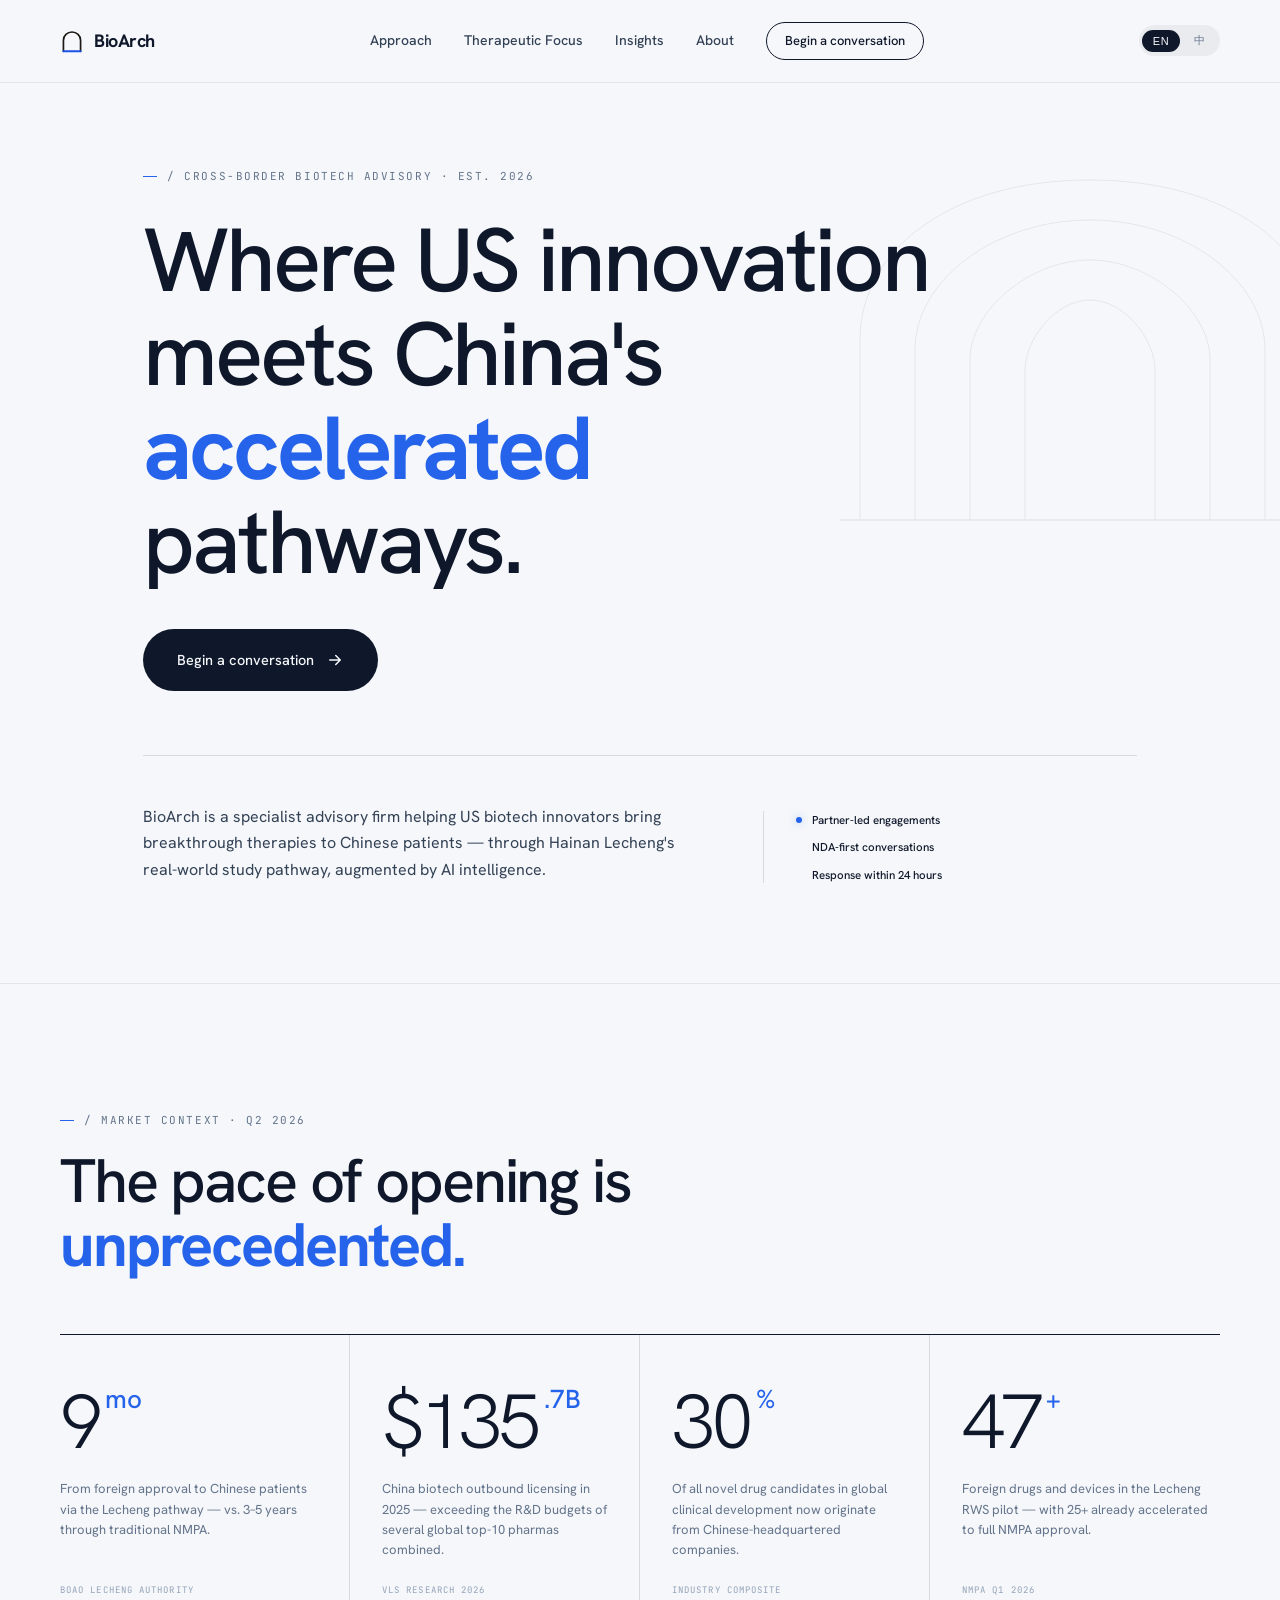
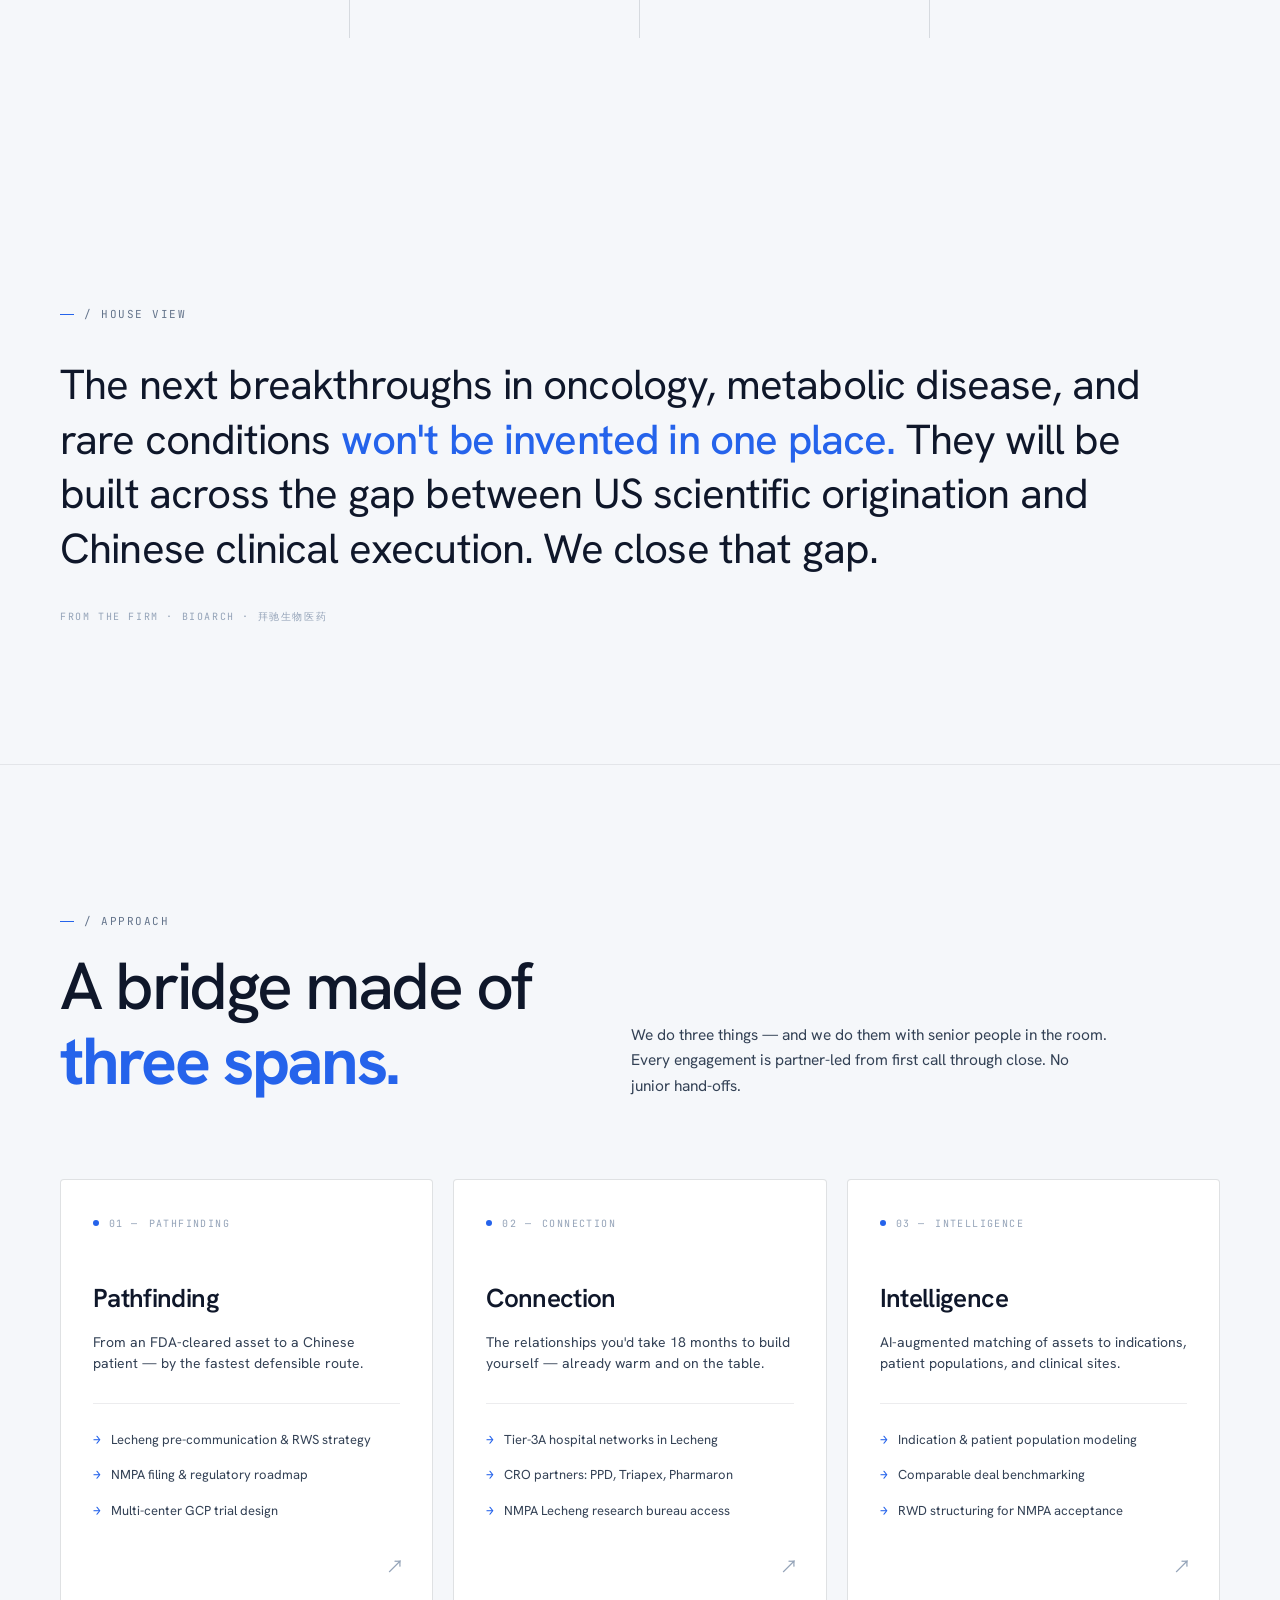
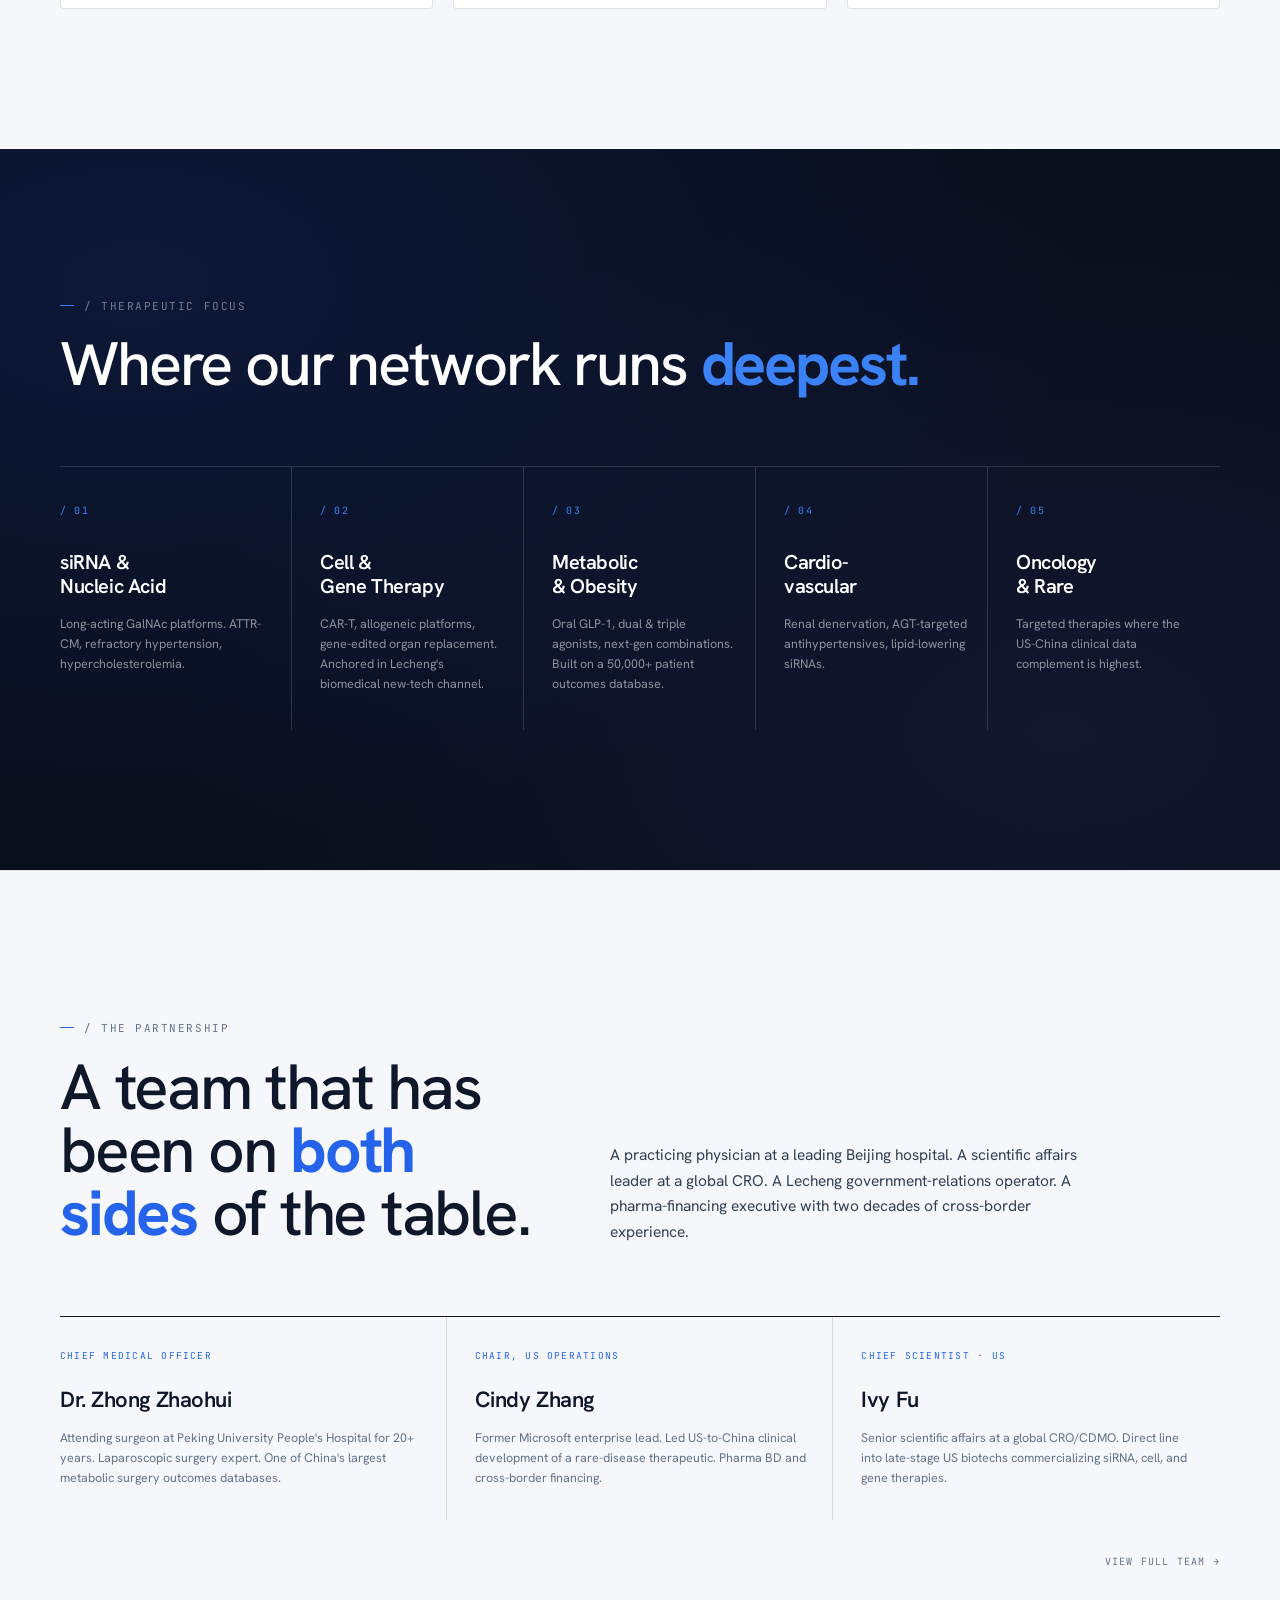
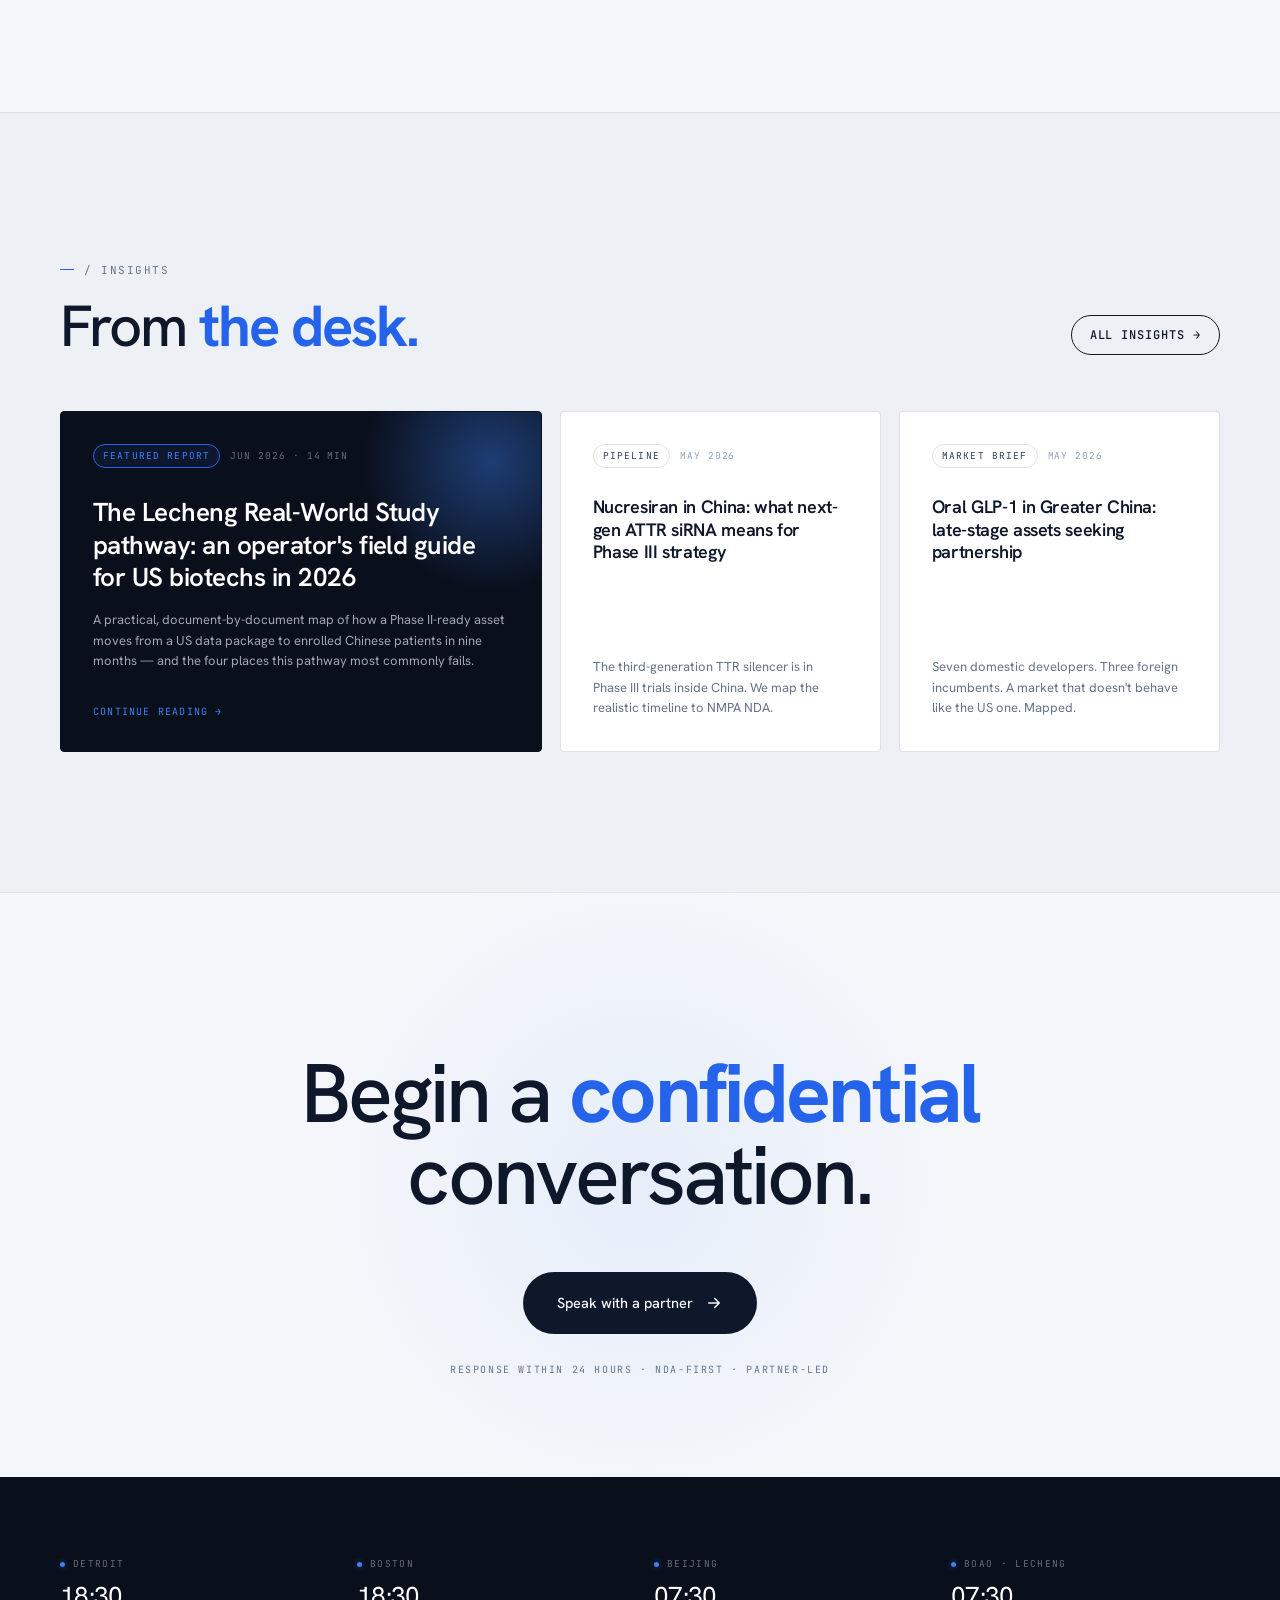
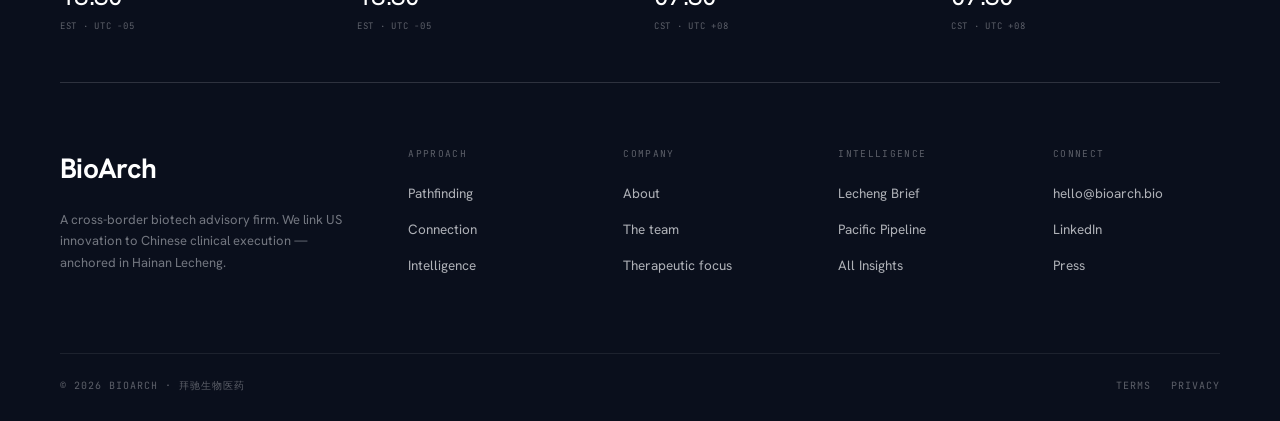
<file: index.html>
<!DOCTYPE html>
<html lang="en">
<head>
<meta charset="UTF-8">
<meta name="viewport" content="width=device-width, initial-scale=1.0">
<title>BioArch · 拜驰生物医药</title>
<link rel="preconnect" href="https://fonts.googleapis.com">
<link rel="preconnect" href="https://fonts.gstatic.com" crossorigin>
<link href="https://fonts.googleapis.com/css2?family=Hanken+Grotesk:ital,wght@0,300;0,400;0,500;0,600;0,700;0,800&family=Noto+Sans+SC:wght@300;400;500;600;700&family=JetBrains+Mono:wght@300;400;500&display=swap" rel="stylesheet">
<link rel="stylesheet" href="css/styles.css">
</head>
<body>
<!-- cursor -->
<div class="cur" id="cur"></div>
<!-- scroll progress -->
<div class="spb" id="spb"></div>

<!-- NAV -->
<div class="nav-overlay" id="navOverlay" onclick="closeMobileNav()"></div>
<nav id="nav">
  <div class="nv">
    <a href="#" class="logo" onclick="showPage('home');return false;">
      <svg class="logo-icon" viewBox="0 0 28 28" fill="none">
        <path d="M4 26V13C4 7.5 8.5 3.5 14 3.5C19.5 3.5 24 7.5 24 13V26" stroke="#1C1915" stroke-width="2" stroke-linecap="round" fill="none"/>
        <line x1="4" y1="26" x2="24" y2="26" stroke="#1D52E8" stroke-width="2.5" stroke-linecap="round"/>
      </svg>
      BioArch
    </a>
    <div class="nl" id="navLinks">
      <a href="#" onclick="showPage('approach');return false;" data-page="approach" data-i18n="nav.approach">Approach</a>
      <a href="#" onclick="showPage('focus');return false;" data-page="focus" data-i18n="nav.focus">Therapeutic Focus</a>
      <a href="#" onclick="showPage('insights');return false;" data-page="insights" data-i18n="nav.insights">Insights</a>
      <a href="#" onclick="showPage('about');return false;" data-page="about" data-i18n="nav.about">About</a>
      <a href="#" onclick="showPage('contact');return false;" class="ncta" data-i18n="nav.cta">Begin a conversation</a>
    </div>
    <div class="nv-controls">
      <div class="lsw">
        <button class="lb on" data-lang="en" onclick="setLang('en')">EN</button>
        <button class="lb" data-lang="zh" onclick="setLang('zh')">中</button>
      </div>
      <button class="nav-toggle" id="navToggle" type="button" aria-label="Toggle menu" onclick="toggleMobileNav()">
        <span></span><span></span><span></span>
      </button>
    </div>
  </div>
</nav>

<!-- ═══════════════════════════════════════ HOME ═══════════════════════════════════════ -->
<div id="page-home" class="page active">

  <!-- HERO -->
  <section class="hero">
    <div class="ct">
      <div class="hero-grid">
        <div>
          <span class="eyebrow hero-ey" data-i18n="hero.ey">/ Cross-Border Biotech Advisory · Est. 2026</span>
          <h1 class="display hero-h">
            <span class="hero-line"><span data-i18n-span="hero.l1">Where US innovation</span></span>
            <span class="hero-line"><span data-i18n-span="hero.l2">meets China's</span></span>
            <span class="hero-line"><span data-i18n-span="hero.l3"><strong>accelerated</strong></span></span>
            <span class="hero-line"><span data-i18n-span="hero.l4">pathways.</span></span>
          </h1>
          <div class="hero-actions">
            <a href="#" onclick="showPage('contact');return false;" class="mbtn hero-cta">
              <span data-i18n="hero.cta">Begin a conversation</span>
              <svg width="18" height="18" viewBox="0 0 24 24" fill="none" aria-hidden="true"><path d="M5 12h14M13 6l6 6-6 6" stroke="currentColor" stroke-width="2" stroke-linecap="round" stroke-linejoin="round"/></svg>
            </a>
          </div>
          <div class="hero-meta">
            <p class="hero-sub" data-i18n="hero.sub">BioArch is a specialist advisory firm helping US biotech innovators bring breakthrough therapies to Chinese patients — through Hainan Lecheng's real-world study pathway, augmented by AI intelligence.</p>
            <div class="sig">
              <span><span class="sdot"></span><strong data-i18n="hero.s1">Partner-led engagements</strong></span>
              <span><span class="sdot" style="background:transparent;box-shadow:none;animation:none;"></span><strong data-i18n="hero.s2">NDA-first conversations</strong></span>
              <span><span class="sdot" style="background:transparent;box-shadow:none;animation:none;"></span><strong data-i18n="hero.s3">Response within 24 hours</strong></span>
            </div>
          </div>
        </div>

      </div>
    </div>
    <!-- Decorative arch -->
    <svg class="hero-arch" viewBox="0 0 540 400" fill="none" xmlns="http://www.w3.org/2000/svg">
      <path d="M40 380 V200 C40 110, 130 40, 270 40 C410 40, 500 110, 500 200 V380" stroke="currentColor" stroke-width="1" fill="none"/>
      <path d="M95 380 V210 C95 140, 175 80, 270 80 C365 80, 445 140, 445 210 V380" stroke="currentColor" stroke-width="1" fill="none"/>
      <path d="M150 380 V220 C150 170, 210 120, 270 120 C330 120, 390 170, 390 220 V380" stroke="currentColor" stroke-width="1" fill="none"/>
      <path d="M205 380 V230 C205 200, 235 160, 270 160 C305 160, 335 200, 335 230 V380" stroke="currentColor" stroke-width="1" fill="none"/>
      <line x1="20" y1="380" x2="520" y2="380" stroke="currentColor" stroke-width="1.5"/>
    </svg>
  </section>

  <!-- STATS -->
  <section class="stats" data-rev>
    <div class="ct">
      <div class="stats-hd">
        <span class="eyebrow" data-i18n="stats.ey">/ Market Context · Q2 2026</span>
        <h2 class="display" data-i18n-h="stats.h">The pace of opening is <strong>unprecedented.</strong></h2>
      </div>
      <div class="stat-grid">
        <div class="stat">
          <div class="snum" data-count="9" data-suf="mo"><span class="snum-val">9</span><span class="snum-unit">mo</span></div>
          <p class="slabel" data-i18n="stats.l1">From foreign approval to Chinese patients via the Lecheng pathway — vs. 3–5 years through traditional NMPA.</p>
          <div class="ssrc" data-i18n="stats.src1">Boao Lecheng Authority</div>
        </div>
        <div class="stat">
          <div class="snum"><span class="snum-val">$135</span><span class="snum-unit">.7B</span></div>
          <p class="slabel" data-i18n="stats.l2">China biotech outbound licensing in 2025 — exceeding the R&D budgets of several global top-10 pharmas combined.</p>
          <div class="ssrc" data-i18n="stats.src2">VLS Research 2026</div>
        </div>
        <div class="stat">
          <div class="snum"><span class="snum-val">30</span><span class="snum-unit">%</span></div>
          <p class="slabel" data-i18n="stats.l3">Of all novel drug candidates in global clinical development now originate from Chinese-headquartered companies.</p>
          <div class="ssrc" data-i18n="stats.src3">Industry Composite</div>
        </div>
        <div class="stat">
          <div class="snum"><span class="snum-val">47</span><span class="snum-unit">+</span></div>
          <p class="slabel" data-i18n="stats.l4">Foreign drugs and devices in the Lecheng RWS pilot — with 25+ already accelerated to full NMPA approval.</p>
          <div class="ssrc" data-i18n="stats.src4">NMPA Q1 2026</div>
        </div>
      </div>
    </div>
  </section>

  <!-- HOUSE VIEW -->
  <section class="quote" data-rev>
    <div class="ct"><div class="quote-inner">
      <div class="quote-ey"><span class="eyebrow" data-i18n="qte.ey">/ House View</span></div>
      <p class="qt" data-i18n-h="qte.t">The next breakthroughs in oncology, metabolic disease, and rare conditions <strong>won't be invented in one place.</strong> They will be built across the gap between US scientific origination and Chinese clinical execution. We close that gap.</p>
      <div class="q-attr" data-i18n="qte.attr">From the firm · BioArch · 拜驰生物医药</div>
    </div></div>
  </section>

  <!-- SERVICES OVERVIEW -->
  <section class="services" data-rev>
    <div class="ct">
      <div class="svc-hd">
        <div>
          <span class="eyebrow" data-i18n="svc.ey">/ Approach</span>
          <h2 class="display" data-i18n-h="svc.h">A bridge made of <strong>three spans.</strong></h2>
        </div>
        <p class="svc-intro" data-i18n="svc.intro">We do three things — and we do them with senior people in the room. Every engagement is partner-led from first call through close. No junior hand-offs.</p>
      </div>
      <div class="svc-grid">
        <div class="scard" onclick="showPage('approach')">
          <div class="sc-num">01 — <span data-i18n="s1.num">Pathfinding</span></div>
          <h3 class="sc-title" data-i18n="s1.title">Pathfinding</h3>
          <p class="sc-sub" data-i18n="s1.sub">From an FDA-cleared asset to a Chinese patient — by the fastest defensible route.</p>
          <ul class="sc-bul">
            <li><span class="bm">→</span><span data-i18n="s1.b1">Lecheng pre-communication & RWS strategy</span></li>
            <li><span class="bm">→</span><span data-i18n="s1.b2">NMPA filing & regulatory roadmap</span></li>
            <li><span class="bm">→</span><span data-i18n="s1.b3">Multi-center GCP trial design</span></li>
          </ul>
          <span class="sc-arr">↗</span>
        </div>
        <div class="scard" onclick="showPage('approach')">
          <div class="sc-num">02 — <span data-i18n="s2.num">Connection</span></div>
          <h3 class="sc-title" data-i18n="s2.title">Connection</h3>
          <p class="sc-sub" data-i18n="s2.sub">The relationships you'd take 18 months to build yourself — already warm and on the table.</p>
          <ul class="sc-bul">
            <li><span class="bm">→</span><span data-i18n="s2.b1">Tier-3A hospital networks in Lecheng</span></li>
            <li><span class="bm">→</span><span data-i18n="s2.b2">CRO partners: PPD, Triapex, Pharmaron</span></li>
            <li><span class="bm">→</span><span data-i18n="s2.b3">NMPA Lecheng research bureau access</span></li>
          </ul>
          <span class="sc-arr">↗</span>
        </div>
        <div class="scard" onclick="showPage('approach')">
          <div class="sc-num">03 — <span data-i18n="s3.num">Intelligence</span></div>
          <h3 class="sc-title" data-i18n="s3.title">Intelligence</h3>
          <p class="sc-sub" data-i18n="s3.sub">AI-augmented matching of assets to indications, patient populations, and clinical sites.</p>
          <ul class="sc-bul">
            <li><span class="bm">→</span><span data-i18n="s3.b1">Indication & patient population modeling</span></li>
            <li><span class="bm">→</span><span data-i18n="s3.b2">Comparable deal benchmarking</span></li>
            <li><span class="bm">→</span><span data-i18n="s3.b3">RWD structuring for NMPA acceptance</span></li>
          </ul>
          <span class="sc-arr">↗</span>
        </div>
      </div>
    </div>
  </section>

  <!-- THERAPEUTIC FOCUS (dark) -->
  <section class="focus" data-rev>
    <div class="ct">
      <div class="focus-hd">
        <span class="eyebrow" data-i18n="fcs.ey">/ Therapeutic Focus</span>
        <h2 class="display" data-i18n-h="fcs.h">Where our network runs <strong>deepest.</strong></h2>
      </div>
      <div class="fgrid">
        <div class="farea"><div class="f-num">/ 01</div><h3 class="f-title" data-i18n-h="f1.t">siRNA &<br>Nucleic Acid</h3><p class="f-detail" data-i18n="f1.d">Long-acting GalNAc platforms. ATTR-CM, refractory hypertension, hypercholesterolemia.</p></div>
        <div class="farea"><div class="f-num">/ 02</div><h3 class="f-title" data-i18n-h="f2.t">Cell &<br>Gene Therapy</h3><p class="f-detail" data-i18n="f2.d">CAR-T, allogeneic platforms, gene-edited organ replacement. Anchored in Lecheng's biomedical new-tech channel.</p></div>
        <div class="farea"><div class="f-num">/ 03</div><h3 class="f-title" data-i18n-h="f3.t">Metabolic<br>& Obesity</h3><p class="f-detail" data-i18n="f3.d">Oral GLP-1, dual & triple agonists, next-gen combinations. Built on a 50,000+ patient outcomes database.</p></div>
        <div class="farea"><div class="f-num">/ 04</div><h3 class="f-title" data-i18n-h="f4.t">Cardio-<br>vascular</h3><p class="f-detail" data-i18n="f4.d">Renal denervation, AGT-targeted antihypertensives, lipid-lowering siRNAs.</p></div>
        <div class="farea"><div class="f-num">/ 05</div><h3 class="f-title" data-i18n-h="f5.t">Oncology<br>& Rare</h3><p class="f-detail" data-i18n="f5.d">Targeted therapies where the US-China clinical data complement is highest.</p></div>
      </div>
    </div>
  </section>

  <!-- TEAM TEASER -->
  <section class="team-sec" data-rev>
    <div class="ct">
      <div class="tm-hd">
        <div><span class="eyebrow" data-i18n="tm.ey">/ The Partnership</span><h2 class="display" data-i18n-h="tm.h">A team that has been on <strong>both sides</strong> of the table.</h2></div>
        <p class="tm-intro" data-i18n="tm.intro">A practicing physician at a leading Beijing hospital. A scientific affairs leader at a global CRO. A Lecheng government-relations operator. A pharma-financing executive with two decades of cross-border experience.</p>
      </div>
      <div class="tgrid">
        <div class="tcard" onclick="showPage('about')">
          <div class="t-role" data-i18n="tm1.role">Chief Medical Officer</div>
          <h3 class="t-name" data-i18n="tm1.name">Dr. Zhong Zhaohui</h3>
          <p class="t-bg" data-i18n="tm1.bg">Attending surgeon at Peking University People's Hospital for 20+ years. Laparoscopic surgery expert. One of China's largest metabolic surgery outcomes databases.</p>
        </div>
        <div class="tcard" onclick="showPage('about')">
          <div class="t-role" data-i18n="tm2.role">Chair, US Operations</div>
          <h3 class="t-name" data-i18n="tm2.name">Cindy Zhang</h3>
          <p class="t-bg" data-i18n="tm2.bg">Former Microsoft enterprise lead. Led US-to-China clinical development of a rare-disease therapeutic. Pharma BD and cross-border financing.</p>
        </div>
        <div class="tcard" onclick="showPage('about')">
          <div class="t-role" data-i18n="tm3.role">Chief Scientist · US</div>
          <h3 class="t-name" data-i18n="tm3.name">Ivy Fu</h3>
          <p class="t-bg" data-i18n="tm3.bg">Senior scientific affairs at a global CRO/CDMO. Direct line into late-stage US biotechs commercializing siRNA, cell, and gene therapies.</p>
        </div>
      </div>
      <div style="margin-top:28px;text-align:right;">
        <a href="#" onclick="showPage('about');return false;" style="font-family:'JetBrains Mono',monospace;font-size:10px;text-transform:uppercase;letter-spacing:.12em;color:var(--ink3);text-decoration:none;" data-i18n="tm.more">View full team →</a>
      </div>
    </div>
  </section>

  <!-- INSIGHTS PREVIEW -->
  <section class="ins" data-rev>
    <div class="ct">
      <div class="ins-hd">
        <div><span class="eyebrow" data-i18n="ins.ey">/ Insights</span><h2 class="display" data-i18n-h="ins.h">From <strong>the desk.</strong></h2></div>
        <a href="#" onclick="showPage('insights');return false;" class="ins-more" data-i18n="ins.more">All insights →</a>
      </div>
      <div class="igrid">
        <div class="icard feat">
          <div class="i-meta"><span class="i-tag" data-i18n="i1.tag">Featured Report</span><span class="i-date">JUN 2026 · 14 MIN</span></div>
          <h3 class="i-title" data-i18n="i1.title">The Lecheng Real-World Study pathway: an operator's field guide for US biotechs in 2026</h3>
          <p class="i-exc" data-i18n="i1.exc">A practical, document-by-document map of how a Phase II-ready asset moves from a US data package to enrolled Chinese patients in nine months — and the four places this pathway most commonly fails.</p>
          <span class="i-cta" data-i18n="i1.cta">Continue reading →</span>
        </div>
        <div class="icard">
          <div class="i-meta"><span class="i-tag" data-i18n="i2.tag">Pipeline</span><span class="i-date">MAY 2026</span></div>
          <h3 class="i-title" data-i18n="i2.title">Nucresiran in China: what next-gen ATTR siRNA means for Phase III strategy</h3>
          <p class="i-exc" data-i18n="i2.exc">The third-generation TTR silencer is in Phase III trials inside China. We map the realistic timeline to NMPA NDA.</p>
        </div>
        <div class="icard">
          <div class="i-meta"><span class="i-tag" data-i18n="i3.tag">Market Brief</span><span class="i-date">MAY 2026</span></div>
          <h3 class="i-title" data-i18n="i3.title">Oral GLP-1 in Greater China: late-stage assets seeking partnership</h3>
          <p class="i-exc" data-i18n="i3.exc">Seven domestic developers. Three foreign incumbents. A market that doesn't behave like the US one. Mapped.</p>
        </div>
      </div>
    </div>
  </section>

  <!-- CTA -->
  <section class="cta-sec">
    <div class="ct">
      <h2 class="display" data-i18n-h="cta.h">Begin a <strong>confidential</strong> conversation.</h2>
      <a href="#" onclick="showPage('contact');return false;" class="mbtn" id="ctaBtn">
        <span data-i18n="cta.btn">Speak with a partner</span>
        <svg width="18" height="18" viewBox="0 0 24 24" fill="none"><path d="M5 12h14M13 6l6 6-6 6" stroke="currentColor" stroke-width="2" stroke-linecap="round" stroke-linejoin="round"/></svg>
      </a>
      <div class="cta-meta" data-i18n="cta.meta">Response within 24 hours · NDA-first · Partner-led</div>
    </div>
  </section>

  <!-- FOOTER (home) -->
  <footer id="footer-home">
    <div class="ct">
      <div class="tzgrid">
        <div><div class="tz-city" data-i18n="tz.det">Detroit</div><div class="tz-time" id="tz1">—</div><div class="tz-off">EST · UTC −05</div></div>
        <div><div class="tz-city" data-i18n="tz.bos">Boston</div><div class="tz-time" id="tz2">—</div><div class="tz-off">EST · UTC −05</div></div>
        <div><div class="tz-city" data-i18n="tz.bj">Beijing</div><div class="tz-time" id="tz3">—</div><div class="tz-off">CST · UTC +08</div></div>
        <div><div class="tz-city" data-i18n="tz.lc">Boao · Lecheng</div><div class="tz-time" id="tz4">—</div><div class="tz-off">CST · UTC +08</div></div>
      </div>
      <div class="ft-grid">
        <div><div class="ft-logo">BioArch</div><p class="ft-tag" data-i18n="ft.tag">A cross-border biotech advisory firm. We link US innovation to Chinese clinical execution — anchored in Hainan Lecheng.</p></div>
        <div class="ft-col"><div class="ft-col-t" data-i18n="fc1.t">Approach</div><ul>
          <li><a href="#" onclick="showPage('approach');return false;" data-i18n="fc1.a">Pathfinding</a></li>
          <li><a href="#" onclick="showPage('approach');return false;" data-i18n="fc1.b">Connection</a></li>
          <li><a href="#" onclick="showPage('approach');return false;" data-i18n="fc1.c">Intelligence</a></li>
        </ul></div>
        <div class="ft-col"><div class="ft-col-t" data-i18n="fc2.t">Company</div><ul>
          <li><a href="#" onclick="showPage('about');return false;" data-i18n="fc2.a">About</a></li>
          <li><a href="#" onclick="showPage('about');return false;" data-i18n="fc2.b">The team</a></li>
          <li><a href="#" onclick="showPage('focus');return false;" data-i18n="fc2.c">Therapeutic focus</a></li>
        </ul></div>
        <div class="ft-col"><div class="ft-col-t" data-i18n="fc3.t">Intelligence</div><ul>
          <li><a href="#" onclick="showPage('insights');return false;" data-i18n="fc3.a">Lecheng Brief</a></li>
          <li><a href="#" onclick="showPage('insights');return false;" data-i18n="fc3.b">Pacific Pipeline</a></li>
          <li><a href="#" onclick="showPage('insights');return false;" data-i18n="fc3.c">All Insights</a></li>
        </ul></div>
        <div class="ft-col"><div class="ft-col-t" data-i18n="fc4.t">Connect</div><ul>
          <li><a href="mailto:hello@bioarch.bio">hello@bioarch.bio</a></li>
          <li><a href="#" data-i18n="fc4.b">LinkedIn</a></li>
          <li><a href="#" onclick="showPage('contact');return false;" data-i18n="fc4.c">Press</a></li>
        </ul></div>
      </div>
      <div class="ft-bot">
        <div>© 2026 BioArch · 拜驰生物医药</div>
        <div><a href="#" data-i18n="ft.terms">Terms</a><a href="#" data-i18n="ft.priv">Privacy</a></div>
      </div>
    </div>
  </footer>
</div>

<!-- ═══════════════════════ APPROACH PAGE ═══════════════════════ -->
<div id="page-approach" class="page">
  <div class="ph">
    <div class="ct">
      <div class="ph-ey"><span class="eyebrow" data-i18n="ap.ey">/ Approach</span></div>
      <h1 class="display ph-h" data-i18n-h="ap.h">Beyond services,<br>we design <strong>paths.</strong></h1>
      <p class="ph-sub" data-i18n="ap.sub">We transcend traditional consulting by architecting high-velocity pathways for global medical innovations into the Chinese healthcare ecosystem. Every engagement is partner-led, NDA-protected, and purpose-built for your asset.</p>
    </div>
  </div>

  <!-- Service 01 — Pathfinding (light) -->
  <section class="ap-svc" data-rev>
    <div class="ct">
      <div class="ap-row">
        <div class="ap-content">
          <div class="ap-num">01</div>
          <div class="ap-tag" data-i18n="ap1.label">01 / Pathfinding</div>
          <h2 class="ap-h" data-i18n="ap1.h">From FDA clearance to Chinese patient — the fastest defensible route.</h2>
          <p class="ap-desc" data-i18n="ap1.desc">We navigate every checkpoint between a US regulatory approval and a Chinese patient receiving your therapy. Starting with the Hainan Lecheng Pilot Zone — where the 9-month real-world study pathway can bypass 3–5 years of traditional NMPA review — we map the precise regulatory sequence for your asset's profile.</p>
          <ol class="ap-steps">
            <li><div class="ap-step-n">STEP 01</div><div class="ap-step-b"><strong data-i18n="ap1.s1t">Lecheng Pre-Communication & RWS Design</strong><span data-i18n="ap1.s1d">Early access validation within the Hainan Pilot Zone. We facilitate the pre-communication with Lecheng Medical Products Administration Bureau and the 真研院 (Lecheng Clinical Research Institute) to de-risk the pathway before any formal filing.</span></div></li>
            <li><div class="ap-step-n">STEP 02</div><div class="ap-step-b"><strong data-i18n="ap1.s2t">NMPA Strategy & Regulatory Roadmap</strong><span data-i18n="ap1.s2d">Precise regulatory mapping tailored to your therapeutic's profile and risk classification. We design the dual-track RWS-to-NMPA submission plan, including bridging study requirements and CMC data harmonization.</span></div></li>
            <li><div class="ap-step-n">STEP 03</div><div class="ap-step-b"><strong data-i18n="ap1.s3t">Multi-Center Trial Execution</strong><span data-i18n="ap1.s3d">Real-world study implementation at Grade-3A hospital sites licensed within Lecheng. Site selection, protocol translation, and GCP compliance — run by partners with direct site access.</span></div></li>
          </ol>
        </div>
        <div class="ap-visual">
          <svg viewBox="0 0 240 440" xmlns="http://www.w3.org/2000/svg" style="max-width:240px;">
            <!-- Vertical timeline -->
            <line x1="50" y1="40" x2="50" y2="400" stroke="rgba(15,23,42,.15)" stroke-width="1" stroke-dasharray="3,4"/>
            <!-- Start node -->
            <circle cx="50" cy="40" r="6" fill="none" stroke="#0F172A" stroke-width="1.5"/>
            <text x="68" y="44" font-family="JetBrains Mono, monospace" font-size="9" fill="#64748B" letter-spacing="1">US FDA CLEARANCE</text>
            <!-- Step 1 -->
            <circle cx="50" cy="140" r="7" fill="rgba(37,99,235,.15)" stroke="#2563EB" stroke-width="1.5"/>
            <text x="68" y="144" font-family="JetBrains Mono, monospace" font-size="9" fill="#2563EB" letter-spacing="1">LECHENG PRE-COMM</text>
            <!-- Step 2 -->
            <circle cx="50" cy="220" r="7" fill="rgba(37,99,235,.25)" stroke="#2563EB" stroke-width="1.5"/>
            <text x="68" y="224" font-family="JetBrains Mono, monospace" font-size="9" fill="#2563EB" letter-spacing="1">NMPA STRATEGY</text>
            <!-- Step 3 -->
            <circle cx="50" cy="300" r="7" fill="rgba(37,99,235,.5)" stroke="#2563EB" stroke-width="1.5"/>
            <text x="68" y="304" font-family="JetBrains Mono, monospace" font-size="9" fill="#2563EB" letter-spacing="1">RWS ENROLLMENT</text>
            <!-- End -->
            <circle cx="50" cy="400" r="10" fill="#2563EB" stroke="#2563EB" stroke-width="1.5"/>
            <text x="68" y="404" font-family="JetBrains Mono, monospace" font-size="10" fill="#0F172A" font-weight="600" letter-spacing="1">NMPA APPROVAL</text>
            <!-- 9 months callout -->
            <rect x="150" y="200" width="80" height="22" rx="999" fill="#2563EB"/>
            <text x="190" y="215" font-family="JetBrains Mono, monospace" font-size="10" fill="#FFFFFF" text-anchor="middle">9 MONTHS</text>
            <text x="150" y="248" font-family="JetBrains Mono, monospace" font-size="8" fill="#94A3B8">VS TRADITIONAL</text>
            <text x="150" y="268" font-family="Hanken Grotesk, sans-serif" font-size="22" fill="#0F172A" font-weight="300" letter-spacing="-0.5">3–5</text>
            <text x="150" y="286" font-family="JetBrains Mono, monospace" font-size="8" fill="#94A3B8">YEARS</text>
          </svg>
        </div>
      </div>
    </div>
  </section>

  <!-- Service 02 — Connection (alt bg) -->
  <section class="ap-svc alt" data-rev>
    <div class="ct">
      <div class="ap-row rev">
        <div class="ap-content">
          <div class="ap-num">02</div>
          <div class="ap-tag" data-i18n="ap2.label">02 / Connection</div>
          <h2 class="ap-h" data-i18n="ap2.h">The relationships you'd take 18 months to build yourself.</h2>
          <p class="ap-desc" data-i18n="ap2.desc">Our network is not a directory. It is a set of operating relationships built across years of deal-making in Lecheng, Beijing, and the US. We embed our team into your engagement from day one — introductions that land, because they come from people who are trusted.</p>
          <ol class="ap-steps">
            <li><div class="ap-step-n">NODE 01</div><div class="ap-step-b"><strong data-i18n="ap2.s1t">Tier-3A Hospital Networks in Lecheng</strong><span data-i18n="ap2.s1d">Direct access to the Grade-3A hospitals licensed within the Lecheng pilot zone for early access treatment and real-world study enrollment. Operating relationships with department heads and IRB committees — not cold introductions.</span></div></li>
            <li><div class="ap-step-n">NODE 02</div><div class="ap-step-b"><strong data-i18n="ap2.s2t">CRO & CDMO Partners</strong><span data-i18n="ap2.s2d">Working partnerships with PPD, 鼎泰药研 (Triapex), Pharmaron, and Qilu Pharmaceutical — covering Phase I–III operations, bioanalytical CRO services, and CDMO for process transfer.</span></div></li>
            <li><div class="ap-step-n">NODE 03</div><div class="ap-step-b"><strong data-i18n="ap2.s3t">Government & Regulatory Access</strong><span data-i18n="ap2.s3d">Established communication lines with the Lecheng Medical Products Administration Bureau, the 真研院 (Lecheng Clinical Research Institute), and working familiarity with the China National Pharmaceutical Group (中国医药).</span></div></li>
          </ol>
        </div>
        <div class="ap-visual">
          <div class="net-grid">
            <div class="net-cat">
              <div class="net-label" data-i18n="net.l1">Clinical Sites</div>
              <div class="net-items">
                <span class="net-chip primary">Lecheng Grade-3A</span>
                <span class="net-chip">PKUPH (北大人民)</span>
                <span class="net-chip">Fuwai (阜外)</span>
                <span class="net-chip">Zhongshan (中山)</span>
              </div>
            </div>
            <div class="net-cat">
              <div class="net-label" data-i18n="net.l2">CRO &amp; CDMO</div>
              <div class="net-items">
                <span class="net-chip">PPD Beijing</span>
                <span class="net-chip">鼎泰药研</span>
                <span class="net-chip">Pharmaron</span>
                <span class="net-chip">齐鲁制药</span>
                <span class="net-chip">Eurofins BPT</span>
              </div>
            </div>
            <div class="net-cat">
              <div class="net-label" data-i18n="net.l3">Government &amp; Regulatory</div>
              <div class="net-items">
                <span class="net-chip primary">Lecheng MPAB</span>
                <span class="net-chip primary">真研院 (LCRI)</span>
                <span class="net-chip">中国医药</span>
              </div>
            </div>
          </div>
        </div>
      </div>
    </div>
  </section>

  <!-- Service 03 — Intelligence (dark) -->
  <section class="ap-svc dark" data-rev>
    <div class="ct">
      <div class="ap-row">
        <div class="ap-content">
          <div class="ap-num">03</div>
          <div class="ap-tag" data-i18n="ap3.label">03 / Intelligence</div>
          <h2 class="ap-h" data-i18n="ap3.h">AI-augmented asset matching, indication selection, and patient population modeling.</h2>
          <p class="ap-desc" data-i18n="ap3.desc">Data is our north star. We leverage proprietary algorithms and real-world datasets to match global therapeutic assets with the specific unmet needs of the Chinese patient population — and to design trial strategies that maximize NMPA approval probability.</p>
        </div>
        <div class="ap-visual">
          <div class="ai-stack">
            <div class="ai-card"><div class="ai-card-t" data-i18n="ai1.t">Algorithmic Asset Matching</div><div class="ai-card-d" data-i18n="ai1.d">Filtering 10,000+ FDA assets against China's indication landscape, epidemiology data, and existing domestic competition to identify high-probability pathways.</div></div>
            <div class="ai-card"><div class="ai-card-t" data-i18n="ai2.t">Patient Population Modeling</div><div class="ai-card-d" data-i18n="ai2.d">China-specific patient identification using real-world hospital data. We estimate target population size, existing treatment patterns, and unmet need density by region.</div></div>
            <div class="ai-card"><div class="ai-card-t" data-i18n="ai3.t">Comparable Deal Benchmarking</div><div class="ai-card-d" data-i18n="ai3.d">Licensing terms, upfront payments, milestone structures, and royalty rates — mapped from 200+ comparable US-China biotech transactions to anchor your negotiation.</div></div>
            <div class="ai-card"><div class="ai-card-t" data-i18n="ai4.t">RWD Structuring for NMPA</div><div class="ai-card-d" data-i18n="ai4.d">Structuring your real-world data collection protocol from the earliest Lecheng enrollment so the resulting dataset meets NMPA's acceptance standards for NDA submission.</div></div>
          </div>
        </div>
      </div>
    </div>
  </section>

  <!-- CTA -->
  <section class="cta-sec"><div class="ct">
    <h2 class="display" data-i18n-h="cta.h">Begin a <strong>confidential</strong> conversation.</h2>
    <a href="#" onclick="showPage('contact');return false;" class="mbtn"><span data-i18n="cta.btn">Speak with a partner</span><svg width="18" height="18" viewBox="0 0 24 24" fill="none"><path d="M5 12h14M13 6l6 6-6 6" stroke="currentColor" stroke-width="2" stroke-linecap="round" stroke-linejoin="round"/></svg></a>
    <div class="cta-meta" data-i18n="cta.meta">Response within 24 hours · NDA-first · Partner-led</div>
  </div></section>
</div>

<!-- ═══════════════════════ THERAPEUTIC FOCUS PAGE ═══════════════════════ -->
<div id="page-focus" class="page">
  <div class="ph"><div class="ct">
    <div class="ph-ey"><span class="eyebrow" data-i18n="fpage.ey">/ Therapeutic Focus</span></div>
    <h1 class="display ph-h" data-i18n-h="fpage.h">Where our network<br>runs <strong>deepest.</strong></h1>
    <p class="ph-sub" data-i18n="fpage.sub">We focus where the US-China clinical data complement is highest — and where our team has direct scientific, regulatory, and commercial relationships. We do not claim expertise in everything. We claim depth where it matters.</p>
  </div></div>

  <div class="ct"><div class="fp-grid">
    <!-- siRNA -->
    <div class="fp-card wide" data-rev>
      <div class="fp-tag" data-i18n="fp1.tag">/ 01 · Precision Medicine</div>
      <h2 class="fp-title" data-i18n="fp1.title">siRNA & Nucleic Acid Drugs</h2>
      <p class="fp-desc" data-i18n="fp1.desc">Through RNA interference mechanisms, nucleic acid drugs silence transcription-level genes associated with chronic metabolic and cardiovascular diseases. We are entering the "third wave" of precision medicine — and GalNAc-siRNA is leading it. Our team has direct scientific affairs visibility into the late-stage US siRNA pipeline through Ivy Fu's position at a global CRO/CDMO. We understand the bioanalytical, CMC, and regulatory nuances that determine whether these assets can successfully navigate to China.</p>
      <div class="fp-drugs">
        <span class="fp-drug">Nucresiran (ATTR-CM) · Phase III China</span>
        <span class="fp-drug">Zilebesiran (Hypertension) · IND Approved 2026</span>
        <span class="fp-drug">Inclisiran (LDL-C) · Lecheng Access</span>
      </div>
    </div>
    <!-- Cell & Gene -->
    <div class="fp-card" data-rev>
      <div class="fp-tag" data-i18n="fp2.tag">/ 02 · Advanced Biologics</div>
      <h2 class="fp-title" data-i18n="fp2.title">Cell & Gene Therapy</h2>
      <p class="fp-desc" data-i18n="fp2.desc">From CAR-T to base editing — we focus on long-duration curative therapies for chronic and rare diseases. Our LP Li Bo has direct access to Lecheng's Biomedical New Technology Channel, the dedicated early-access pathway for cell and gene therapies. Ivy Fu brings bioanalytical and viral vector testing expertise from Eurofins BPT.</p>
      <div class="fp-drugs">
        <span class="fp-drug">AAV Vectors</span>
        <span class="fp-drug">CRISPR/Cas9</span>
        <span class="fp-drug">CAR-T (Allo)</span>
      </div>
    </div>
    <!-- Metabolic -->
    <div class="fp-card" data-rev>
      <div class="fp-tag" data-i18n="fp3.tag">/ 03 · Metabolic Disease</div>
      <h2 class="fp-title" data-i18n="fp3.title">Metabolic & Obesity</h2>
      <p class="fp-desc" data-i18n="fp3.desc">GLP-1 receptor agonists have redefined treatment of obesity and type 2 diabetes. China's patient population is massive and underserved. Dr. Zhong Zhaohui's 50,000+ metabolic surgery outcomes database — one of the largest of its kind in China — provides a unique real-world data anchor for trial design and patient population modeling.</p>
      <div class="fp-drugs">
        <span class="fp-drug">Oral GLP-1</span>
        <span class="fp-drug">Dual Agonist (GIP/GLP-1)</span>
        <span class="fp-drug">Triple Agonist</span>
      </div>
    </div>
    <!-- Cardiovascular -->
    <div class="fp-card" data-rev>
      <div class="fp-tag" data-i18n="fp4.tag">/ 04 · Cardiovascular</div>
      <h2 class="fp-title" data-i18n="fp4.title">Cardiovascular</h2>
      <p class="fp-desc" data-i18n="fp4.desc">Renal denervation and siRNA-based antihypertensives represent the next frontier in managing China's 245 million hypertension patients. Partner Tieqian Wang actively monitors the US cardiovascular pipeline. Our team has engaged with Hainan programs on renal denervation technologies and AGT-targeted drugs.</p>
      <div class="fp-drugs">
        <span class="fp-drug">Renal Denervation</span>
        <span class="fp-drug">AGT siRNA</span>
        <span class="fp-drug">PCSK9 Inhibitors</span>
      </div>
    </div>
    <!-- Oncology & Rare -->
    <div class="fp-card" data-rev>
      <div class="fp-tag" data-i18n="fp5.tag">/ 05 · Oncology & Rare</div>
      <h2 class="fp-title" data-i18n="fp5.title">Oncology & Rare Disease</h2>
      <p class="fp-desc" data-i18n="fp5.desc">Rare disease designated drugs in the US often face years of delay before reaching Chinese patients. The Lecheng early access program provides the fastest available pathway. Cindy Zhang has direct operational experience leading a US rare disease drug through China clinical development and NMPA filing.</p>
      <div class="fp-drugs">
        <span class="fp-drug">ADC</span>
        <span class="fp-drug">Bispecific Antibodies</span>
        <span class="fp-drug">Rare Disease</span>
      </div>
    </div>
  </div></div>

  <section class="cta-sec"><div class="ct">
    <h2 class="display" data-i18n-h="cta.h">Begin a <strong>confidential</strong> conversation.</h2>
    <a href="#" onclick="showPage('contact');return false;" class="mbtn"><span data-i18n="cta.btn">Speak with a partner</span><svg width="18" height="18" viewBox="0 0 24 24" fill="none"><path d="M5 12h14M13 6l6 6-6 6" stroke="currentColor" stroke-width="2" stroke-linecap="round" stroke-linejoin="round"/></svg></a>
    <div class="cta-meta" data-i18n="cta.meta">Response within 24 hours · NDA-first · Partner-led</div>
  </div></section>
</div>

<!-- ═══════════════════════ INSIGHTS PAGE ═══════════════════════ -->
<div id="page-insights" class="page">
  <div class="ph"><div class="ct">
    <div class="ph-ey"><span class="eyebrow" data-i18n="ipage.ey">/ Intelligence</span></div>
    <h1 class="display ph-h" data-i18n-h="ipage.h">Global intelligence,<br><strong>human impact.</strong></h1>
    <p class="ph-sub" data-i18n="ipage.sub">Proprietary analysis on the evolving biomedical landscape — from Boao Lecheng's regulatory shifts to deep-dive cross-border pipeline reports. Published for partners and circulated to a select list of US biotech executives.</p>
  </div></div>

  <div class="ct ins-pg">
    <!-- Featured + 2 side -->
    <div style="margin-bottom:28px;"><span class="eyebrow" data-i18n="isec1.ey">/ Pacific Pipeline · Featured Report</span></div>
    <div class="ins-feat">
      <div class="icard feat" style="min-height:400px;">
        <div class="i-meta"><span class="i-tag" data-i18n="i1.tag">Featured Report</span><span class="i-date">JUN 2026 · 14 MIN</span></div>
        <h3 class="i-title" style="font-size:24px;" data-i18n="i1.title">The Lecheng Real-World Study pathway: an operator's field guide for US biotechs in 2026</h3>
        <p class="i-exc" data-i18n="i1.exc">A practical, document-by-document map of how a Phase II-ready asset moves from a US data package to enrolled Chinese patients in nine months — and the four places this pathway most commonly fails.</p>
        <span class="i-cta" data-i18n="i1.cta">Continue reading →</span>
      </div>
      <div class="icard">
        <div class="i-meta"><span class="i-tag" data-i18n="ip2.tag">Q2 2026 Report</span><span class="i-date">APR 2026</span></div>
        <h3 class="i-title" data-i18n="ip2.title">NMPA Accelerated Approval: evaluating the success metrics of the Lecheng pilot at year five</h3>
        <p class="i-exc" data-i18n="ip2.exc">A retrospective on approval rates, time-to-market, and the indications where the RWS pathway has demonstrated the highest conversion rate to NMPA NDA.</p>
      </div>
      <div class="icard">
        <div class="i-meta"><span class="i-tag" data-i18n="ip3.tag">Q1 2026 Report</span><span class="i-date">JAN 2026</span></div>
        <h3 class="i-title" data-i18n="ip3.title">Oncology Pipeline: next-gen targeted therapies and the China approval gap</h3>
        <p class="i-exc" data-i18n="ip3.exc">An analysis of 22 FDA-approved oncology assets with no active NMPA registration — and the regulatory rationale for why each represents a viable Lecheng candidate.</p>
      </div>
    </div>

    <!-- Lecheng Brief -->
    <div class="lb-head">
      <span class="eyebrow" data-i18n="lb.ey">/ Lecheng Brief · Monthly Digest</span>
      <h3 data-i18n="lb.h">Critical updates from the Hainan Boao Lecheng Pilot Zone.</h3>
      <p class="lb-sub" data-i18n="lb.sub">Published monthly. Each issue covers policy shifts, new drug admissions, approval rate data, and regulatory guidance changes within the Lecheng ecosystem.</p>
    </div>
    <div class="art-grid">
      <div class="art-card"><div class="art-cat" data-i18n="a1.cat">Policy Update · Aug 2024</div><h4 class="art-title" data-i18n="a1.t">New GACP Guidelines for Rare Disease Clinical Data</h4><div class="art-date">RARE DISEASE · REAL WORLD EVIDENCE</div></div>
      <div class="art-card"><div class="art-cat" data-i18n="a2.cat">New Inclusion · Jul 2024</div><h4 class="art-title" data-i18n="a2.t">Five Next-Gen Cardiac Implants Approved for Early Access</h4><div class="art-date">CARDIOVASCULAR · STARTUP ECOSYSTEM</div></div>
      <div class="art-card"><div class="art-cat" data-i18n="a3.cat">Supervision · Jun 2024</div><h4 class="art-title" data-i18n="a3.t">Enhanced Post-Market Monitoring Scheme for Imported Devices</h4><div class="art-date">COMPLIANCE · DIGITAL HEALTH</div></div>
      <div class="art-card"><div class="art-cat" data-i18n="a4.cat">Insights · May 2026</div><h4 class="art-title" data-i18n="a4.t">Nucresiran in China: Phase III timeline and NMPA NDA roadmap</h4><div class="art-date">SIRNA · PIPELINE</div></div>
      <div class="art-card"><div class="art-cat" data-i18n="a5.cat">Market Brief · May 2026</div><h4 class="art-title" data-i18n="a5.t">Oral GLP-1 in Greater China: late-stage assets seeking partnership</h4><div class="art-date">METABOLIC · OBESITY</div></div>
      <div class="art-card"><div class="art-cat" data-i18n="a6.cat">Policy · Apr 2026</div><h4 class="art-title" data-i18n="a6.t">Zilebesiran IND Approved in China: implications for AGT-targeting</h4><div class="art-date">CARDIOVASCULAR · SIRNA</div></div>
    </div>

    <!-- Newsletter -->
    <div style="margin-top:60px;background:var(--dark);border-radius:8px;padding:48px;display:grid;grid-template-columns:1fr 1fr;gap:48px;">
      <div>
        <span class="eyebrow" style="color:rgba(245,247,250,.4);" data-i18n="nl.ey">/ Stay Ahead</span>
        <h3 style="font-size:28px;font-weight:600;letter-spacing:-.025em;color:var(--bg-card);margin-top:16px;margin-bottom:12px;" data-i18n="nl.h">Subscribe to Lecheng Brief</h3>
        <p style="font-size:13px;color:rgba(245,247,250,.55);line-height:1.65;" data-i18n="nl.sub">Monthly intelligence briefing on Lecheng policy, pipeline admissions, and cross-border regulatory shifts. Circulated to a select list of US biotech executives.</p>
      </div>
      <div style="display:flex;flex-direction:column;justify-content:center;gap:12px;">
        <input type="email" placeholder="Professional email address" style="width:100%;background:rgba(245,247,250,.06);border:1px solid rgba(245,247,250,.15);border-radius:4px;padding:12px 16px;font-family:'Hanken Grotesk',sans-serif;font-size:14px;color:var(--bg-card);outline:none;" data-i18n-ph="nl.ph">
        <button style="background:var(--accent);color:#fff;border:none;padding:12px 24px;border-radius:4px;font-family:'Hanken Grotesk',sans-serif;font-size:14px;font-weight:500;cursor:pointer;transition:background .2s;" data-i18n="nl.btn">Subscribe</button>
      </div>
    </div>
  </div>
</div>

<!-- ═══════════════════════ ABOUT PAGE ═══════════════════════ -->
<div id="page-about" class="page">
  <div class="ph"><div class="ct">
    <div class="ph-ey"><span class="eyebrow" data-i18n="abt.ey">/ Company Story</span></div>
    <h1 class="display ph-h" data-i18n-h="abt.h">Navigating the future of<br><strong>cross-border</strong> biotech.</h1>
  </div></div>

  <!-- Company story -->
  <div class="ct"><div class="about-story" data-rev>
    <div>
      <h2 class="story-h" data-i18n="st.h1">A bridge that exists nowhere else.</h2>
      <p class="story-p" data-i18n="st.p1">BioArch was formed at the intersection of a simple observation and an untapped opportunity: the United States produces more biomedical innovation than any country in history, and China has quietly built one of the world's most sophisticated clinical infrastructure networks — anchored by Hainan Lecheng's real-world study pathway, which can move a foreign-approved drug from filing to Chinese patients in nine months.</p>
      <p class="story-p" data-i18n="st.p2">Most US biotechs have no operating presence in China and no way to build the relationships needed to access this infrastructure within a reasonable deal timeline. Most Chinese intermediaries lack the scientific depth to credibly evaluate complex modalities like siRNA, cell therapy, or novel GLP-1 combinations. BioArch was built to close both gaps simultaneously.</p>
    </div>
    <div>
      <h2 class="story-h" data-i18n="st.h2">Our model is deliberately light.</h2>
      <p class="story-p" data-i18n="st.p3">We are a lean partnership, not a consulting factory. Every engagement is handled by the partners whose names are on this page — not delegated to analysts, not managed through a ticketing system. We take a small number of engagements at a time, and we choose them on the basis of scientific merit, pathway fit, and team conviction.</p>
      <p class="story-p" data-i18n="st.p4">Our operating model is structured as a US LLC and a Hainan limited partnership — allowing us to act as legal representatives in Lecheng while operating commercially from the United States. We are not brokers. We are not finders. We are operators, advisors, and connectors — with skin in the outcome.</p>
    </div>
  </div></div>

  <!-- WORLD MAP -->
  <section class="map-sec">
    <div class="ct">
      <span class="eyebrow" data-i18n="map.ey">/ Global Presence</span>
      <h3 data-i18n="map.h">Connected across the US-China corridor.</h3>
      <div class="map-wrap">
        <svg id="worldMap" viewBox="0 0 960 440" xmlns="http://www.w3.org/2000/svg" style="width:100%;height:auto;display:block;">
          <rect width="960" height="440" fill="#0E0C0F"/>
          <!-- Grid lines -->
          <g stroke="rgba(245,247,250,0.04)" stroke-width="0.5">
            <line x1="0" y1="73" x2="960" y2="73"/>
            <line x1="0" y1="147" x2="960" y2="147"/>
            <line x1="0" y1="220" x2="960" y2="220"/>
            <line x1="0" y1="293" x2="960" y2="293"/>
            <line x1="0" y1="366" x2="960" y2="366"/>
            <line x1="80" y1="0" x2="80" y2="440"/>
            <line x1="160" y1="0" x2="160" y2="440"/>
            <line x1="240" y1="0" x2="240" y2="440"/>
            <line x1="320" y1="0" x2="320" y2="440"/>
            <line x1="400" y1="0" x2="400" y2="440"/>
            <line x1="480" y1="0" x2="480" y2="440"/>
            <line x1="560" y1="0" x2="560" y2="440"/>
            <line x1="640" y1="0" x2="640" y2="440"/>
            <line x1="720" y1="0" x2="720" y2="440"/>
            <line x1="800" y1="0" x2="800" y2="440"/>
            <line x1="880" y1="0" x2="880" y2="440"/>
          </g>
          <!-- Continental fills (simplified) -->
          <g fill="rgba(245,247,250,0.07)" stroke="rgba(245,247,250,0.14)" stroke-width="0.8">
            <!-- North America -->
            <path d="M38,46 L95,42 L148,98 L188,148 L244,152 L268,175 L288,160 L304,125 L322,105 L335,122 L318,68 L296,52 L258,42 L220,38 L150,42 L98,38 Z"/>
            <!-- Mexico/Central Am -->
            <path d="M188,148 L248,152 L258,178 L248,195 L228,215 L218,225 L205,215 L192,195 Z"/>
            <!-- South America -->
            <path d="M218,225 L260,218 L292,228 L308,252 L315,290 L308,335 L288,378 L268,418 L248,418 L228,398 L215,365 L208,328 L212,285 Z"/>
            <!-- Greenland -->
            <path d="M322,18 L360,12 L380,22 L375,42 L355,55 L330,50 L318,38 Z"/>
            <!-- Europe -->
            <path d="M432,78 L452,68 L468,62 L498,58 L522,62 L548,62 L558,75 L555,88 L540,98 L525,108 L510,115 L492,120 L472,118 L458,108 L442,98 Z"/>
            <!-- Africa -->
            <path d="M442,118 L508,105 L548,108 L578,128 L598,162 L602,205 L595,252 L578,300 L555,345 L528,380 L502,395 L472,388 L448,368 L432,328 L428,285 L432,242 L435,195 Z"/>
            <!-- Asia -->
            <path d="M558,62 L625,48 L695,42 L762,45 L825,48 L875,58 L918,72 L948,92 L958,118 L945,142 L918,158 L885,168 L858,178 L832,185 L808,195 L788,202 L768,212 L745,218 L718,215 L692,208 L668,198 L645,188 L618,178 L598,162 L578,128 L558,88 Z"/>
            <!-- Japan -->
            <path d="M875,118 L888,108 L898,115 L895,132 L878,142 L868,135 Z"/>
            <!-- Hainan Island -->
            <circle cx="795" cy="200" r="5" fill="rgba(29,82,232,0.4)" stroke="rgba(29,82,232,0.8)" stroke-width="1"/>
            <!-- Australia -->
            <path d="M762,278 L818,262 L868,268 L895,285 L905,315 L895,352 L868,372 L832,382 L802,372 L778,352 L762,325 Z"/>
          </g>

          <!-- Connection arcs (animated) -->
          <!-- Detroit (42.3N, 83.0W) → x=(−83+180)*2.667=258, y=(90-42.3)*2.444=117 -->
          <!-- Boston (42.4N, 71.1W) → x=(−71.1+180)*2.667=290, y≈117 -->
          <!-- Beijing (39.9N, 116.4E) → x=(116.4+180)*2.667=790, y=(90-39.9)*2.444=122 -->
          <!-- Boao Hainan (19.2N, 110.5E) → x=(110.5+180)*2.667=774, y=(90-19.2)*2.444=173 -->
          <!-- Arc: Detroit to Beijing -->
          <path id="arc1" d="M258,117 Q480,40 790,122"
            fill="none" stroke="#1D52E8" stroke-width="1.5" stroke-dasharray="800" stroke-dashoffset="800" opacity="0.7">
            <animate attributeName="stroke-dashoffset" from="800" to="0" dur="3s" begin="0.5s" fill="freeze"/>
          </path>
          <!-- Arc: Boston to Boao Hainan -->
          <path id="arc2" d="M290,117 Q520,30 774,173"
            fill="none" stroke="#3B6FEF" stroke-width="1.5" stroke-dasharray="800" stroke-dashoffset="800" opacity="0.55">
            <animate attributeName="stroke-dashoffset" from="800" to="0" dur="3.5s" begin="1.2s" fill="freeze"/>
          </path>
          <!-- Faint dashed return arcs -->
          <path d="M790,122 Q520,260 258,117" fill="none" stroke="rgba(29,82,232,0.2)" stroke-width="1" stroke-dasharray="4,6"/>
          <path d="M774,173 Q520,285 290,117" fill="none" stroke="rgba(59,111,239,0.15)" stroke-width="1" stroke-dasharray="4,6"/>

          <!-- City nodes -->
          <!-- Detroit -->
          <circle cx="258" cy="117" r="4" fill="#1D52E8">
            <animate attributeName="r" values="4;8;4" dur="2.5s" repeatCount="indefinite"/>
            <animate attributeName="opacity" values="1;0.3;1" dur="2.5s" repeatCount="indefinite"/>
          </circle>
          <circle cx="258" cy="117" r="3.5" fill="#1D52E8"/>
          <text x="248" y="132" font-family="JetBrains Mono, monospace" font-size="8" fill="rgba(245,247,250,0.55)" text-anchor="middle">DETROIT</text>
          <!-- Boston -->
          <circle cx="290" cy="117" r="4" fill="#1D52E8">
            <animate attributeName="r" values="4;7;4" dur="2.8s" begin="0.3s" repeatCount="indefinite"/>
            <animate attributeName="opacity" values="1;0.3;1" dur="2.8s" begin="0.3s" repeatCount="indefinite"/>
          </circle>
          <circle cx="290" cy="117" r="3" fill="#1D52E8"/>
          <text x="290" y="132" font-family="JetBrains Mono, monospace" font-size="8" fill="rgba(245,247,250,0.55)" text-anchor="middle">BOSTON</text>
          <!-- Beijing -->
          <circle cx="790" cy="122" r="4" fill="#3B6FEF">
            <animate attributeName="r" values="4;9;4" dur="3s" begin="3.5s" repeatCount="indefinite"/>
            <animate attributeName="opacity" values="1;0.3;1" dur="3s" begin="3.5s" repeatCount="indefinite"/>
          </circle>
          <circle cx="790" cy="122" r="3.5" fill="#3B6FEF"/>
          <text x="790" y="138" font-family="JetBrains Mono, monospace" font-size="8" fill="rgba(245,247,250,0.55)" text-anchor="middle">BEIJING</text>
          <!-- Boao Lecheng -->
          <circle cx="774" cy="173" r="5" fill="#1D52E8">
            <animate attributeName="r" values="5;11;5" dur="2.2s" begin="4.5s" repeatCount="indefinite"/>
            <animate attributeName="opacity" values="1;0.2;1" dur="2.2s" begin="4.5s" repeatCount="indefinite"/>
          </circle>
          <circle cx="774" cy="173" r="4" fill="#1D52E8"/>
          <text x="774" y="190" font-family="JetBrains Mono, monospace" font-size="8" fill="rgba(245,247,250,0.7)" text-anchor="middle">BOAO · LECHENG</text>

          <!-- Labels -->
          <text x="20" y="220" font-family="JetBrains Mono, monospace" font-size="8" fill="rgba(245,247,250,0.2)" writing-mode="tb">EQUATOR</text>
        </svg>
      </div>
    </div>
  </section>

  <!-- Full Team -->
  <div class="full-team">
    <div class="ct">
      <span class="eyebrow" data-i18n="ftm.ey">/ Partnership</span>
      <h2 data-i18n="ftm.h" style="margin-top:16px;">The full team.</h2>
      <div class="tm-full-grid">
        <!-- Member 1 -->
        <div class="tm-full-card">
          <div class="tmf-flag" data-i18n="m1.flag">China · Beijing</div>
          <div class="tmf-role" data-i18n="m1.role">Chief Medical Officer</div>
          <div class="tmf-name">Dr. Zhong Zhaohui</div>
          <div class="tmf-name-zh">钟朝辉</div>
          <div class="tmf-org" data-i18n="m1.org">Peking University People's Hospital · Chief Surgeon</div>
          <p class="tmf-bio" data-i18n="m1.bio">主任医师 at Peking University People's Hospital's Laparoscopic & Hernia Surgery department. Holds a clinical surgery doctorate from Peking University Medical College and completed his postdoctoral fellowship at Purdue-Indiana University Medical Center (2010–2011) researching adipose stem cells and tumor angiogenesis. 20+ years of operative experience — nearly 6,000 laparoscopic procedures and 3,000 GI oncology cases. Specialist in bariatric/metabolic surgery, thyroid, hepatobiliary, and GI tumors. Associate editor of the Chinese Journal of General Surgery; co-translator of "Schwartz's Principles of Surgery" (18th Ed). Speaker at the 2024 China Obesity Congress. Custodian of one of China's largest metabolic surgery outcomes databases — directly relevant to GLP-1 and metabolic drug trial design.</p>
        </div>
        <!-- Member 2 -->
        <div class="tm-full-card">
          <div class="tmf-flag" data-i18n="m2.flag">United States · Michigan</div>
          <div class="tmf-role" data-i18n="m2.role">Chair, US Operations</div>
          <div class="tmf-name">Cindy Zhang</div>
          <div class="tmf-name-zh">张红芬</div>
          <div class="tmf-org" data-i18n="m2.org">Microsoft (former) · Cross-Border Pharma BD</div>
          <p class="tmf-bio" data-i18n="m2.bio">Former Microsoft enterprise account manager with deep enterprise relationships across technology and life sciences. Led the US-to-China clinical development and NMPA filing process for a US-origin ALS (amyotrophic lateral sclerosis) therapeutic — one of the first cross-border rare disease programs to successfully engage the Lecheng pathway. Engaged with China National Pharmaceutical Group (中国医药) on Hainan-based commercialization projects. Deep familiarity with cross-border financing structures, term sheet negotiation, and the operational realities of getting a US drug to Chinese clinical sites.</p>
        </div>
        <!-- Member 3 -->
        <div class="tm-full-card">
          <div class="tmf-flag" data-i18n="m3.flag">United States · National</div>
          <div class="tmf-role" data-i18n="m3.role">Chief Scientist · US</div>
          <div class="tmf-name">Ivy Fu</div>
          <div class="tmf-name-zh">紫薇</div>
          <div class="tmf-org" data-i18n="m3.org">Eurofins Scientific · Senior Scientific Affairs</div>
          <p class="tmf-bio" data-i18n="m3.bio">Senior scientific affairs and business development leader at Eurofins Scientific — one of the world's largest CRO/CDMO/testing networks, specializing in pharmaceutical testing, bioanalytical CRO, and cell & gene therapy product testing. Direct visibility into late-stage US biotechs commercializing siRNA therapeutics, CAR-T, gene-edited cell therapies, and novel biologics. Brings hands-on understanding of the CMC requirements, bioanalytical method development, and viral vector characterization that determine whether complex modalities can pass regulatory scrutiny in China.</p>
        </div>
        <!-- Member 4 -->
        <div class="tm-full-card">
          <div class="tmf-flag" data-i18n="m4.flag">China · Hainan Lecheng</div>
          <div class="tmf-role" data-i18n="m4.role">Managing Partner · Lecheng</div>
          <div class="tmf-name">Dr. Li Bo</div>
          <div class="tmf-name-zh">李博</div>
          <div class="tmf-org" data-i18n="m4.org">BioArch Lecheng LP · Legal Representative</div>
          <p class="tmf-bio" data-i18n="m4.bio">Legal representative of BioArch's Hainan limited partnership. Embedded within the Lecheng government and research infrastructure — with operating relationships with the Lecheng Medical Products Administration Bureau, the 真研院 (Lecheng Clinical Research Institute), and the licensed Grade-3A hospitals within the pilot zone. The connective tissue between BioArch's US-side strategy and China-side execution. Li Bo's access is not theoretical — these are working relationships built through years of presence inside the Lecheng ecosystem.</p>
        </div>
        <!-- Member 5 -->
        <div class="tm-full-card">
          <div class="tmf-flag" data-i18n="m5.flag">United States</div>
          <div class="tmf-role" data-i18n="m5.role">Partner · US Business Development</div>
          <div class="tmf-name">Tieqian Wang</div>
          <div class="tmf-name-zh">铁强</div>
          <div class="tmf-org" data-i18n="m5.org">BioArch US · Commercial Operations</div>
          <p class="tmf-bio" data-i18n="m5.bio">Responsible for US entity formation, commercial representation, and business development within the American biotech market. Actively monitors the cardiovascular and renal denervation pipeline — tracking assets in late-stage US development that represent viable China pathway candidates. Brings operational grounding in the administrative and legal requirements of establishing cross-border commercial structures for biotech advisory mandates.</p>
        </div>
        <!-- Member 6 -->
        <div class="tm-full-card">
          <div class="tmf-flag" data-i18n="m6.flag">United States · Michigan</div>
          <div class="tmf-role" data-i18n="m6.role">Product & Brand Design</div>
          <div class="tmf-name">Siyu Zhong</div>
          <div class="tmf-name-zh">钟思宇</div>
          <div class="tmf-org" data-i18n="m6.org">University of Michigan · MS HCI · BS Informatics</div>
          <p class="tmf-bio" data-i18n="m6.bio">MS Human-Computer Interaction and BS Informatics/Visual Design from the University of Michigan (GPA 3.98). Product designer with full-stack vibe coding skills — React, TypeScript, Figma, Claude Code, Cursor. Creator of Tabzen, a Chrome extension for browser productivity. Responsible for BioArch's brand identity, digital product design, and investor communications. Brings the design-systems rigor and product sensibility needed to build the AI-augmented tools at the core of BioArch's Intelligence service.</p>
        </div>
      </div>
    </div>
  </div>

  <section class="cta-sec"><div class="ct">
    <h2 class="display" data-i18n-h="cta.h">Begin a <strong>confidential</strong> conversation.</h2>
    <a href="#" onclick="showPage('contact');return false;" class="mbtn"><span data-i18n="cta.btn">Speak with a partner</span><svg width="18" height="18" viewBox="0 0 24 24" fill="none"><path d="M5 12h14M13 6l6 6-6 6" stroke="currentColor" stroke-width="2" stroke-linecap="round" stroke-linejoin="round"/></svg></a>
    <div class="cta-meta" data-i18n="cta.meta">Response within 24 hours · NDA-first · Partner-led</div>
  </div></section>
</div>

<!-- ═══════════════════════ CONTACT PAGE ═══════════════════════ -->
<div id="page-contact" class="page">
  <div class="ph"><div class="ct">
    <div class="ph-ey"><span class="eyebrow" data-i18n="ct.ey">/ Global Reach</span></div>
    <h1 class="display ph-h" data-i18n-h="ct.h">Global presence,<br><strong>direct access.</strong></h1>
  </div></div>

  <div class="ct"><div class="contact-grid" data-rev>
    <!-- Left column -->
    <div class="contact-l">
      <h2 data-i18n="ct.lh">Connecting global intelligence to human impact.</h2>
      <p data-i18n="ct.lp">Our multidisciplinary teams are synchronized across strategic hubs to serve your mission in real-time. Every inquiry receives a response within one business cycle from a partner, not an associate.</p>
      <ul class="off-list">
        <li><span class="off-city" data-i18n="off.det">Detroit</span><span class="off-detail">DTW · EST · UTC−05</span></li>
        <li><span class="off-city" data-i18n="off.bos">Boston</span><span class="off-detail">BOS · EST · UTC−05</span></li>
        <li><span class="off-city" data-i18n="off.bj">Beijing</span><span class="off-detail">PEK · CST · UTC+08</span></li>
        <li><span class="off-city" data-i18n="off.lc">Boao · Hainan Lecheng</span><span class="off-detail">HAK · CST · UTC+08</span></li>
      </ul>
      <div style="margin-top:48px;padding:24px;background:var(--bg2);border-radius:8px;border:1px solid var(--line2);">
        <div style="font-family:'JetBrains Mono',monospace;font-size:9.5px;text-transform:uppercase;letter-spacing:.12em;color:var(--ink4);margin-bottom:8px;">Direct Contact</div>
        <a href="mailto:hello@bioarch.bio" style="font-size:16px;font-weight:600;color:var(--ink);text-decoration:none;display:block;letter-spacing:-.015em;">hello@bioarch.bio</a>
        <div style="font-size:12px;color:var(--ink3);margin-top:4px;" data-i18n="ct.emailnote">Partner-monitored · 24h response</div>
      </div>
    </div>

    <!-- Form -->
    <div class="form-wrap">
      <div class="form-title" data-i18n="form.title">Professional Inquiry</div>
      <p class="form-sub" data-i18n="form.sub">Provide your details below. A specialized partner will contact you within one business cycle. All inquiries handled under NDA-first protocol.</p>
      <div class="form-row">
        <div class="form-field"><label data-i18n="form.name">Full Name</label><input type="text" placeholder="Dr. Jane Doe"></div>
        <div class="form-field"><label data-i18n="form.org">Organization</label><input type="text" placeholder="Acme Therapeutics"></div>
      </div>
      <div class="form-row">
        <div class="form-field"><label data-i18n="form.email">Email Address</label><input type="email" placeholder="jane@acme.bio"></div>
        <div class="form-field"><label data-i18n="form.interest">Service Interest</label>
          <select>
            <option data-i18n="form.opt1">Strategic Pathway Design</option>
            <option data-i18n="form.opt2">Network Connection</option>
            <option data-i18n="form.opt3">AI Intelligence Matching</option>
            <option data-i18n="form.opt4">Lecheng Pre-Communication</option>
            <option data-i18n="form.opt5">Other / Multi-Service</option>
          </select>
        </div>
      </div>
      <div class="form-field" style="margin-top:16px;"><label data-i18n="form.brief">Message / Brief</label><textarea placeholder="Describe the scope of your inquiry. The therapeutic area, asset stage, and any specific timing constraints."></textarea></div>
      <div class="nda-note">
        <span class="nda-icon">🔒</span>
        <div><strong data-i18n="form.nda.t">Confidentiality Protocol</strong><span data-i18n="form.nda.d">Your inquiry is handled under our standard NDA framework. We prioritize data integrity and client anonymity throughout every engagement.</span></div>
      </div>
      <button class="mbtn" style="width:100%;justify-content:center;padding:14px;" data-i18n="form.submit"><span>Initiate Consultation</span><svg width="16" height="16" viewBox="0 0 24 24" fill="none"><path d="M5 12h14M13 6l6 6-6 6" stroke="currentColor" stroke-width="2" stroke-linecap="round" stroke-linejoin="round"/></svg></button>
    </div>
  </div></div>

  <!-- Reuse footer styling via class only -->
  <footer style="background:var(--dark);padding:80px 0 28px;margin-top:60px;">
    <div class="ct">
      <div class="tzgrid">
        <div><div class="tz-city" data-i18n="tz.det">Detroit</div><div class="tz-time" id="tz5">—</div><div class="tz-off">EST · UTC −05</div></div>
        <div><div class="tz-city" data-i18n="tz.bos">Boston</div><div class="tz-time" id="tz6">—</div><div class="tz-off">EST · UTC −05</div></div>
        <div><div class="tz-city" data-i18n="tz.bj">Beijing</div><div class="tz-time" id="tz7">—</div><div class="tz-off">CST · UTC +08</div></div>
        <div><div class="tz-city" data-i18n="tz.lc">Boao · Lecheng</div><div class="tz-time" id="tz8">—</div><div class="tz-off">CST · UTC +08</div></div>
      </div>
      <div class="ft-bot">
        <div>© 2026 BioArch · 拜驰生物医药</div>
        <div><a href="#" data-i18n="ft.terms">Terms</a><a href="#" data-i18n="ft.priv">Privacy</a></div>
      </div>
    </div>
  </footer>
</div>

<!-- Footer for non-home inner pages (Approach, Focus, Insights, About) -->
<footer id="footer-inner" style="display:none;">
  <div class="ct">
    <div class="tzgrid">
      <div><div class="tz-city" data-i18n="tz.det">Detroit</div><div class="tz-time" id="tzi1">—</div><div class="tz-off">EST · UTC −05</div></div>
      <div><div class="tz-city" data-i18n="tz.bos">Boston</div><div class="tz-time" id="tzi2">—</div><div class="tz-off">EST · UTC −05</div></div>
      <div><div class="tz-city" data-i18n="tz.bj">Beijing</div><div class="tz-time" id="tzi3">—</div><div class="tz-off">CST · UTC +08</div></div>
      <div><div class="tz-city" data-i18n="tz.lc">Boao · Lecheng</div><div class="tz-time" id="tzi4">—</div><div class="tz-off">CST · UTC +08</div></div>
    </div>
    <div class="ft-grid">
      <div><div class="ft-logo">BioArch</div><p class="ft-tag" data-i18n="ft.tag">A cross-border biotech advisory firm. We link US innovation to Chinese clinical execution — anchored in Hainan Lecheng.</p></div>
      <div class="ft-col"><div class="ft-col-t" data-i18n="fc1.t">Approach</div><ul>
        <li><a href="#" onclick="showPage('approach');return false;" data-i18n="fc1.a">Pathfinding</a></li>
        <li><a href="#" onclick="showPage('approach');return false;" data-i18n="fc1.b">Connection</a></li>
        <li><a href="#" onclick="showPage('approach');return false;" data-i18n="fc1.c">Intelligence</a></li>
      </ul></div>
      <div class="ft-col"><div class="ft-col-t" data-i18n="fc2.t">Company</div><ul>
        <li><a href="#" onclick="showPage('about');return false;" data-i18n="fc2.a">About</a></li>
        <li><a href="#" onclick="showPage('about');return false;" data-i18n="fc2.b">The team</a></li>
        <li><a href="#" onclick="showPage('focus');return false;" data-i18n="fc2.c">Therapeutic focus</a></li>
      </ul></div>
      <div class="ft-col"><div class="ft-col-t" data-i18n="fc3.t">Intelligence</div><ul>
        <li><a href="#" onclick="showPage('insights');return false;" data-i18n="fc3.a">Lecheng Brief</a></li>
        <li><a href="#" onclick="showPage('insights');return false;" data-i18n="fc3.b">Pacific Pipeline</a></li>
        <li><a href="#" onclick="showPage('insights');return false;" data-i18n="fc3.c">All Insights</a></li>
      </ul></div>
      <div class="ft-col"><div class="ft-col-t" data-i18n="fc4.t">Connect</div><ul>
        <li><a href="mailto:hello@bioarch.bio">hello@bioarch.bio</a></li>
        <li><a href="#" data-i18n="fc4.b">LinkedIn</a></li>
        <li><a href="#" onclick="showPage('contact');return false;" data-i18n="fc4.c">Press</a></li>
      </ul></div>
    </div>
    <div class="ft-bot">
      <div>© 2026 BioArch · 拜驰生物医药</div>
      <div><a href="#" data-i18n="ft.terms">Terms</a><a href="#" data-i18n="ft.priv">Privacy</a></div>
    </div>
  </div>
</footer>
<script src="js/main.js"></script>
</body>
</html>
</file>
<file: css/styles.css>
:root{
  --bg:#F5F7FA;
  --bg2:#EDF1F6;
  --bg-card:#FFFFFF;
  --dark:#0A0F1C;
  --dark2:#131A2C;
  --ink:#0F172A;
  --ink2:#334155;
  --ink3:#64748B;
  --ink4:#94A3B8;
  --line:rgba(15,23,42,.08);
  --line2:rgba(15,23,42,.13);
  --line-d:rgba(245,247,250,.08);
  --line-d2:rgba(245,247,250,.15);
  --accent:#2563EB;
  --accent2:#3B82F6;
  --glow:rgba(59,130,246,.4);
  --soft:rgba(59,130,246,.08);
  --r:4px;
}
*{margin:0;padding:0;box-sizing:border-box;}
html{scroll-behavior:smooth;cursor:none;}
@media(max-width:1023px){html{cursor:auto;}}
body{
  background:var(--bg);color:var(--ink);
  font-family:'Hanken Grotesk','Noto Sans SC',sans-serif;
  font-weight:400;line-height:1.5;
  -webkit-font-smoothing:antialiased;
  overflow-x:hidden;
}
html[lang="zh"] body{font-family:'Noto Sans SC','Hanken Grotesk',sans-serif;}
html[lang="zh"] body{word-break:keep-all;line-break:strict;}
html[lang="zh"] p,html[lang="zh"] .hero-sub,html[lang="zh"] .slabel,html[lang="zh"] .t-bg,
html[lang="zh"] .svc-intro,html[lang="zh"] .tm-intro,html[lang="zh"] .f-detail{word-break:keep-all;}
::selection{background:var(--accent);color:#fff;}

/* cursor */
.cur{position:fixed;width:8px;height:8px;background:#fff;border-radius:50%;
  pointer-events:none;z-index:9999;transform:translate(-50%,-50%);
  mix-blend-mode:difference;opacity:0;transition:width .2s,height .2s,opacity .3s;will-change:left,top;}
.cur.vis{opacity:1;}
.cur.big{width:40px;height:40px;}
@media(max-width:1023px){.cur{display:none;}}

/* scroll bar */
.spb{position:fixed;top:0;left:0;height:2px;background:var(--accent);
  z-index:200;width:0%;box-shadow:0 0 14px var(--glow);transition:width .08s linear;}

/* typography */
.display{font-family:'Hanken Grotesk',sans-serif;font-weight:500;letter-spacing:-.035em;line-height:.98;}
html[lang="zh"] .display{font-family:'Noto Sans SC',sans-serif;font-weight:500;letter-spacing:-.02em;line-height:1.15;}
.display strong{font-weight:700;color:var(--accent);}
.eyebrow{font-family:'JetBrains Mono',monospace;text-transform:uppercase;letter-spacing:.14em;font-size:11px;
  color:var(--ink3);font-weight:400;display:inline-flex;align-items:center;gap:10px;}
.eyebrow::before{content:'';width:14px;height:1px;background:var(--accent);}
html[lang="zh"] .eyebrow{letter-spacing:.06em;font-family:'Noto Sans SC',sans-serif;text-transform:none;font-size:12px;}
.mono{font-family:'JetBrains Mono',monospace;text-transform:uppercase;letter-spacing:.1em;font-size:11px;}

/* layout */
.ct{max-width:1440px;margin:0 auto;padding:0 60px;}
@media(max-width:768px){.ct{padding:0 24px;}}

/* ─── NAV ─── */
nav{position:fixed;top:0;left:0;right:0;z-index:100;padding:22px 60px;
  background:rgba(245,247,250,.72);backdrop-filter:blur(28px) saturate(180%);
  border-bottom:1px solid var(--line);transition:padding .3s,background .3s;}
nav.scrolled{padding:14px 60px;background:rgba(245,247,250,.9);}
@media(max-width:768px){
  nav,nav.scrolled{padding:max(16px,env(safe-area-inset-top)) 24px 16px;}
  body{padding-bottom:env(safe-area-inset-bottom);}
}
.nv{max-width:1440px;margin:0 auto;display:flex;align-items:center;justify-content:space-between;gap:16px;}
.nv-controls{display:flex;align-items:center;gap:10px;flex-shrink:0;}
.logo{display:flex;align-items:center;gap:10px;font-family:'Hanken Grotesk',sans-serif;
  font-weight:700;font-size:18px;letter-spacing:-.025em;color:var(--ink);text-decoration:none;}
.logo-icon{width:24px;height:24px;}
.nl{display:flex;gap:32px;align-items:center;}
.nl a:not(.ncta){color:var(--ink2);text-decoration:none;font-size:14px;font-weight:500;
  position:relative;padding:4px 0;transition:color .2s;}
.nl a:not(.ncta)::after{content:'';position:absolute;bottom:-2px;left:0;width:0;height:1px;
  background:var(--accent);transition:width .3s cubic-bezier(.22,1,.36,1);}
.nl a:not(.ncta):hover::after,.nl a.active::after{width:100%;}
.nl a:not(.ncta):hover{color:var(--ink);}
.lsw{display:flex;align-items:center;gap:3px;padding:3px;
  background:rgba(28,25,21,.05);border-radius:999px;font-family:'JetBrains Mono',monospace;}
.lb{background:none;border:none;padding:5px 11px;border-radius:999px;font-size:11px;font-weight:500;
  color:var(--ink3);cursor:pointer;transition:all .22s;letter-spacing:.06em;}
.lb.on{background:var(--ink);color:var(--bg);}
.ncta{border:1px solid var(--ink);padding:8px 18px;border-radius:999px;font-size:13px !important;
  font-weight:500;color:var(--ink) !important;text-decoration:none;transition:all .22s;}
.ncta:hover{background:var(--ink);color:var(--bg) !important;}
.nav-toggle{display:none;flex-direction:column;justify-content:center;gap:5px;width:40px;height:40px;
  padding:8px;background:none;border:1px solid var(--line2);border-radius:var(--r);cursor:pointer;z-index:101;}
.nav-toggle span{display:block;width:100%;height:1.5px;background:var(--ink);transition:transform .25s,opacity .25s;}
body.nav-open .nav-toggle span:nth-child(1){transform:translateY(6.5px) rotate(45deg);}
body.nav-open .nav-toggle span:nth-child(2){opacity:0;}
body.nav-open .nav-toggle span:nth-child(3){transform:translateY(-6.5px) rotate(-45deg);}
.nav-overlay{display:none;position:fixed;inset:0;background:rgba(10,15,28,.35);z-index:98;opacity:0;
  transition:opacity .3s;pointer-events:none;}
.nav-overlay.open{display:block;opacity:1;pointer-events:auto;}
body.nav-open{overflow:hidden;}
@media(max-width:1023px){
  .nv{display:grid;grid-template-columns:1fr auto;align-items:center;gap:12px;}
  .logo{grid-column:1;grid-row:1;min-width:0;}
  .nv-controls{
    grid-column:2;grid-row:1;
    display:flex;flex-direction:row;flex-wrap:nowrap;align-items:center;gap:10px;
  }
  .nav-toggle{display:flex;flex-shrink:0;}
  .lsw{display:flex;flex-direction:row;flex-shrink:0;padding:2px;}
  .lb{padding:6px 10px;}
  .nl{position:fixed;top:0;right:0;width:min(300px,86vw);height:100dvh;height:100vh;
    flex-direction:column;align-items:stretch;gap:0;padding:88px 28px 32px;
    background:rgba(245,247,250,.98);backdrop-filter:blur(24px);border-left:1px solid var(--line);
    transform:translateX(105%);transition:transform .35s cubic-bezier(.22,1,.36,1);z-index:100;}
  .nl.open{transform:translateX(0);}
  .nl a:not(.ncta){display:block !important;width:100%;padding:18px 0;font-size:16px;
    border-bottom:1px solid var(--line);}
  html[lang="zh"] .nl a:not(.ncta){font-size:15px;}
  .ncta{display:block !important;width:100%;text-align:center;margin-top:28px;padding:14px 18px !important;}
}

/* ─── PAGES ─── */
.page{display:none;}
.page.active{display:block;}

/* ─── ANIMATIONS ─── */
@keyframes fadeUp{from{opacity:0;transform:translateY(32px);}to{opacity:1;transform:translateY(0);}}
@keyframes slideUp{from{transform:translateY(110%);}to{transform:translateY(0);}}
@keyframes pulse{0%,100%{opacity:1;transform:scale(1);}50%{opacity:.4;transform:scale(.75);}}
@keyframes mesh{0%{transform:translate(0,0) rotate(0deg);}100%{transform:translate(60px,-40px) rotate(2deg);}}
@keyframes arcDash{to{stroke-dashoffset:0;}}
@keyframes dotPulse{0%{r:4;opacity:.9;}50%{r:9;opacity:.3;}100%{r:4;opacity:.9;}}
[data-rev]{opacity:0;transform:translateY(36px);
  transition:opacity 1.1s cubic-bezier(.22,1,.36,1),transform 1.1s cubic-bezier(.22,1,.36,1);}
[data-rev].in{opacity:1;transform:translateY(0);}
.fade{transition:opacity .22s;}
.fade.out{opacity:0;}

/* ─── HERO ─── */
.hero{padding:160px 0 100px;min-height:95vh;display:flex;align-items:center;position:relative;overflow:hidden;}
.hero-grid{display:grid;grid-template-columns:1fr;gap:60px;width:100%;}
@media(max-width:1200px){.hero-grid{grid-template-columns:1fr;}}
@media(max-width:768px){
  .hero{padding:112px 0 64px;min-height:auto;}
  .hero-ey{margin-bottom:20px;}
  .hero-h{font-size:clamp(34px,8.5vw,52px);line-height:1.08;}
  html[lang="zh"] .hero-h{font-size:clamp(32px,8vw,48px);line-height:1.18;}
  .hero-actions{margin-top:32px;}
  .hero-meta{margin-top:48px;padding-top:36px;}
  .hero-cta{width:100%;max-width:100%;justify-content:center;}
}
.hero-ey{margin-bottom:28px;opacity:0;animation:fadeUp .8s .1s cubic-bezier(.22,1,.36,1) forwards;}
.hero-h{font-size:clamp(48px,7vw,108px);margin-bottom:0;}
.hero-line{overflow:hidden;display:block;line-height:1.05;}
html[lang="zh"] .hero-line{line-height:1.2;}
.hero-line span{display:inline-block;transform:translateY(110%);animation:slideUp 1.1s cubic-bezier(.22,1,.36,1) forwards;}
.hero-line:nth-child(1) span{animation-delay:.25s;}
.hero-line:nth-child(2) span{animation-delay:.4s;}
.hero-line:nth-child(3) span{animation-delay:.55s;}
.hero-line:nth-child(4) span{animation-delay:.7s;}
.hero-actions{margin-top:40px;opacity:0;animation:fadeUp 1s .85s cubic-bezier(.22,1,.36,1) forwards;}
.hero-cta{padding:16px 28px;font-size:14px;}
html[lang="zh"] .hero-cta{font-size:14px;}
.hero-meta{margin-top:64px;padding-top:48px;border-top:1px solid var(--line2);display:grid;grid-template-columns:1.5fr 1fr;gap:60px;
  align-items:end;opacity:0;animation:fadeUp 1s 1.1s cubic-bezier(.22,1,.36,1) forwards;}
.hero-sub{font-size:16px;line-height:1.65;color:var(--ink2);max-width:560px;}
html[lang="zh"] .hero-sub{font-size:14.5px;line-height:1.8;}
.sig{display:flex;flex-direction:column;gap:10px;font-size:11.5px;color:var(--ink3);
  padding-left:32px;border-left:1px solid var(--line2);}
html[lang="zh"] .sig{font-size:13px;line-height:1.6;}
.sig span{display:flex;align-items:center;gap:10px;}
.sig strong{color:var(--ink);font-weight:500;}
.sdot{width:6px;height:6px;border-radius:50%;background:var(--accent);flex-shrink:0;
  box-shadow:0 0 8px var(--glow);animation:pulse 2s infinite;}
/* Decorative arch in hero */
.hero-arch{position:absolute;right:-80px;top:140px;width:540px;opacity:.07;pointer-events:none;color:var(--ink);}
@media(max-width:1023px){.hero-arch{display:none;}}

/* ─── STATS ─── */
.stats{padding:120px 0;background:var(--bg);border-top:1px solid var(--line);}
.stats-hd{margin-bottom:56px;max-width:920px;}
.stats-hd h2{font-size:clamp(36px,4.8vw,62px);margin-top:20px;line-height:1.05;}
.stat-grid{display:grid;grid-template-columns:repeat(4,1fr);border-top:1.5px solid var(--ink);align-items:stretch;}
.stat{display:flex;flex-direction:column;padding:48px 28px 40px 0;border-right:1px solid var(--line2);transition:background .25s;}
.stat:not(:first-child){padding-left:32px;}
.stat:last-child{border-right:none;padding-right:0;}
.stat:hover{background:rgba(37,99,235,.03);}
.snum{display:flex;align-items:flex-start;font-family:'Hanken Grotesk',sans-serif;font-weight:300;
  font-size:clamp(48px,6vw,88px);line-height:1;letter-spacing:-.05em;color:var(--ink);
  margin-bottom:20px;font-variant-numeric:tabular-nums;}
.snum-val{flex-shrink:0;}
.snum-unit{font-size:.34em;color:var(--accent);font-weight:500;margin-left:6px;margin-top:.12em;letter-spacing:0;line-height:1;}
.snum sup{font-size:.34em;color:var(--accent);font-weight:500;vertical-align:super;margin-left:6px;letter-spacing:0;}
.slabel{font-size:13px;color:var(--ink3);line-height:1.55;flex:1;}
html[lang="zh"] .slabel{font-size:13px;line-height:1.72;}
.ssrc{margin-top:auto;padding-top:24px;font-family:'JetBrains Mono',monospace;font-size:9px;
  text-transform:uppercase;letter-spacing:.12em;color:var(--ink4);}
@media(max-width:768px){.stat-grid{grid-template-columns:1fr;}
  .stat{padding:28px 0 24px !important;border-right:none !important;border-bottom:1px solid var(--line2);}
  .stat:not(:first-child){padding-left:0 !important;}
  .stat:last-child{border-bottom:none;}}
@media(max-width:900px){.hero-meta{grid-template-columns:1fr;gap:32px;}
  .sig{padding-left:0;border-left:none;padding-top:24px;border-top:1px solid var(--line2);}}

/* ─── QUOTE ─── */
.quote{padding:140px 0;}
.quote-inner{max-width:1100px;}
.quote-ey{margin-bottom:36px;}
.qt{font-size:clamp(24px,3.4vw,42px);line-height:1.3;font-weight:400;letter-spacing:-.02em;color:var(--ink);}
html[lang="zh"] .qt{font-family:'Noto Sans SC',sans-serif;line-height:1.5;font-size:clamp(22px,3vw,38px);}
.qt strong{color:var(--accent);font-weight:500;}
.q-attr{margin-top:32px;font-family:'JetBrains Mono',monospace;font-size:10px;
  text-transform:uppercase;letter-spacing:.16em;color:var(--ink4);}

/* ─── SERVICES OVERVIEW ─── */
.services{padding:140px 0;border-top:1px solid var(--line);}
.svc-hd{display:grid;grid-template-columns:1fr 1.2fr;gap:80px;margin-bottom:80px;align-items:end;}
.svc-hd h2{font-size:clamp(38px,5.2vw,72px);margin-top:20px;line-height:1.12;}
html[lang="zh"] .svc-hd h2 strong{white-space:nowrap;}
.svc-intro{font-size:15.5px;line-height:1.65;color:var(--ink2);max-width:480px;}
html[lang="zh"] .svc-intro{font-size:14.5px;line-height:1.85;}
.svc-grid{display:grid;grid-template-columns:repeat(3,1fr);gap:20px;}
.scard{border:1px solid var(--line2);padding:36px 32px 80px;background:var(--bg-card);
  transition:all .5s cubic-bezier(.22,1,.36,1);position:relative;overflow:hidden;
  cursor:pointer;border-radius:var(--r);}
.scard::before{content:'';position:absolute;inset:0;background:linear-gradient(135deg,transparent,var(--soft));
  opacity:0;transition:opacity .5s;pointer-events:none;}
.scard:hover{transform:translateY(-6px);border-color:var(--ink);box-shadow:0 24px 60px -18px rgba(28,25,21,.12);}
.scard:hover::before{opacity:1;}
.sc-num{font-family:'JetBrains Mono',monospace;font-size:10px;text-transform:uppercase;letter-spacing:.14em;
  color:var(--ink4);margin-bottom:48px;display:flex;align-items:center;gap:10px;}
.sc-num::before{content:'';width:6px;height:6px;background:var(--accent);border-radius:50%;}
.sc-title{font-family:'Hanken Grotesk',sans-serif;font-size:26px;font-weight:600;
  letter-spacing:-.025em;margin-bottom:14px;color:var(--ink);}
html[lang="zh"] .sc-title{font-family:'Noto Sans SC',sans-serif;}
.sc-sub{font-size:14px;color:var(--ink2);line-height:1.55;margin-bottom:28px;}
html[lang="zh"] .sc-sub{font-size:13.5px;line-height:1.75;}
.sc-bul{list-style:none;border-top:1px solid var(--line);padding-top:18px;}
.sc-bul li{font-size:13px;padding:8px 0;display:flex;gap:10px;color:var(--ink2);line-height:1.5;}
.bm{color:var(--accent);flex-shrink:0;font-family:'JetBrains Mono',monospace;}
.sc-arr{position:absolute;bottom:28px;right:28px;font-size:18px;color:var(--ink4);transition:all .4s;}
.scard:hover .sc-arr{color:var(--accent);transform:translate(4px,-4px);}
@media(max-width:1023px){.svc-hd{grid-template-columns:1fr;gap:32px;}.svc-grid{grid-template-columns:1fr;}}

/* ─── FOCUS DARK ─── */
.focus{padding:140px 0;background:var(--dark);color:var(--bg-card);position:relative;overflow:hidden;}
.focus::before{content:'';position:absolute;inset:-200px;pointer-events:none;
  background:radial-gradient(at 20% 30%,rgba(29,82,232,.14) 0,transparent 50%),
    radial-gradient(at 75% 70%,rgba(99,102,241,.09) 0,transparent 50%);
  animation:mesh 32s infinite alternate ease-in-out;}
.focus>.ct{position:relative;z-index:1;}
.focus-hd{margin-bottom:72px;}
.focus-hd .eyebrow{color:rgba(245,247,250,.45);}
.focus-hd .eyebrow::before{background:var(--accent2);}
.focus-hd h2{font-size:clamp(34px,4.8vw,62px);margin-top:20px;}
.focus-hd h2 strong{color:var(--accent2);}
.fgrid{display:grid;grid-template-columns:repeat(5,1fr);border-top:1px solid var(--line-d2);}
.farea{padding:36px 20px 36px 0;border-right:1px solid var(--line-d2);position:relative;
  transition:background .25s;cursor:pointer;}
.farea:not(:first-child){padding-left:28px;}
.farea:last-child{border-right:none;}
.farea:hover{background:rgba(59,130,246,.06);}
.farea::after{content:'';position:absolute;top:0;left:0;width:0;height:2px;
  background:var(--accent2);transition:width .4s cubic-bezier(.22,1,.36,1);}
.farea:hover::after{width:calc(100% - 22px);}
.f-num{font-family:'JetBrains Mono',monospace;font-size:10px;color:var(--accent2);margin-bottom:32px;letter-spacing:.12em;}
.f-title{font-family:'Hanken Grotesk',sans-serif;font-size:20px;font-weight:600;
  line-height:1.2;margin-bottom:16px;letter-spacing:-.02em;}
html[lang="zh"] .f-title{font-family:'Noto Sans SC',sans-serif;}
.f-detail{font-size:12.5px;color:rgba(245,247,250,.55);line-height:1.6;}
html[lang="zh"] .f-detail{line-height:1.75;}
@media(max-width:1023px){.fgrid{grid-template-columns:1fr;}
  .farea{padding:32px 0 !important;border-right:none !important;border-bottom:1px solid var(--line-d2);}
  .farea:not(:first-child){padding-left:0 !important;}
  .farea:last-child{border-bottom:none;}
  .farea:hover::after{width:100%;}}

/* ─── TEAM TEASER ─── */
.team-sec{padding:140px 0;border-top:1px solid var(--line);}
.tm-hd{display:grid;grid-template-columns:1fr 1.3fr;gap:80px;margin-bottom:72px;align-items:end;}
.tm-hd h2{font-size:clamp(36px,5vw,68px);margin-top:20px;}
.tm-intro{font-size:15.5px;line-height:1.65;color:var(--ink2);max-width:500px;}
html[lang="zh"] .tm-intro{font-size:14.5px;line-height:1.85;}
.tgrid{display:grid;grid-template-columns:repeat(3,1fr);gap:0;border-top:1.5px solid var(--ink);}
.tcard{padding:32px 24px 32px 0;border-right:1px solid var(--line2);transition:background .25s;cursor:pointer;}
.tcard:not(:first-child){padding-left:28px;}
.tcard:last-child{border-right:none;}
.tcard:hover{background:rgba(37,99,235,.03);}
.t-role{font-family:'JetBrains Mono',monospace;font-size:9.5px;text-transform:uppercase;
  letter-spacing:.13em;color:var(--accent);margin-bottom:20px;}
html[lang="zh"] .t-role{font-family:'Noto Sans SC',sans-serif;text-transform:none;letter-spacing:.04em;font-size:11px;}
.t-name{font-family:'Hanken Grotesk',sans-serif;font-size:22px;font-weight:600;
  letter-spacing:-.02em;margin-bottom:12px;color:var(--ink);}
html[lang="zh"] .t-name{font-family:'Noto Sans SC',sans-serif;font-size:20px;}
.t-bg{font-size:12.5px;color:var(--ink3);line-height:1.6;}
html[lang="zh"] .t-bg{line-height:1.78;}
@media(max-width:1023px){.tm-hd{grid-template-columns:1fr;gap:28px;}.tgrid{grid-template-columns:1fr;}
  .tcard{padding:28px 0 !important;border-right:none !important;border-bottom:1px solid var(--line2);}
  .tcard:not(:first-child){padding-left:0 !important;}
  .tcard:last-child{border-bottom:none;}}

/* ─── INSIGHTS ─── */
.ins{padding:140px 0;background:var(--bg2);border-top:1px solid var(--line);}
.ins-hd{display:flex;justify-content:space-between;align-items:flex-end;margin-bottom:56px;}
.ins-hd>div{max-width:700px;}
.ins-hd h2{font-size:clamp(34px,4.6vw,58px);margin-top:20px;}
.ins-more{color:var(--ink);font-size:12px;font-weight:500;text-decoration:none;
  padding:10px 18px;border:1px solid var(--ink);border-radius:999px;transition:all .22s;
  font-family:'JetBrains Mono',monospace;text-transform:uppercase;letter-spacing:.08em;white-space:nowrap;}
html[lang="zh"] .ins-more{font-family:'Noto Sans SC',sans-serif;text-transform:none;letter-spacing:0;font-size:13px;}
.ins-more:hover{background:var(--ink);color:var(--bg);}
.igrid{display:grid;grid-template-columns:1.5fr 1fr 1fr;gap:18px;}
.icard{border:1px solid var(--line2);background:var(--bg-card);padding:32px;
  transition:all .4s cubic-bezier(.22,1,.36,1);cursor:pointer;border-radius:var(--r);display:flex;flex-direction:column;}
.icard:hover{border-color:var(--ink);transform:translateY(-3px);box-shadow:0 20px 56px -18px rgba(28,25,21,.1);}
.icard.feat{background:var(--dark);color:var(--bg-card);border-color:var(--dark);position:relative;overflow:hidden;}
.icard.feat::before{content:'';position:absolute;top:-80px;right:-80px;width:260px;height:260px;
  background:radial-gradient(circle,var(--glow),transparent 70%);pointer-events:none;}
.icard.feat>*{position:relative;z-index:1;}
.i-meta{display:flex;gap:10px;align-items:center;margin-bottom:28px;}
.i-tag{font-family:'JetBrains Mono',monospace;font-size:9.5px;text-transform:uppercase;letter-spacing:.12em;
  padding:4px 9px;border:1px solid var(--line2);border-radius:999px;color:var(--ink2);}
html[lang="zh"] .i-tag{font-family:'Noto Sans SC',sans-serif;text-transform:none;letter-spacing:.03em;font-size:10px;}
.icard.feat .i-tag{border-color:var(--accent);color:var(--accent2);background:var(--soft);}
.i-date{font-family:'JetBrains Mono',monospace;font-size:9.5px;color:var(--ink4);text-transform:uppercase;letter-spacing:.1em;}
.icard.feat .i-date{color:rgba(245,247,250,.4);}
.i-title{font-family:'Hanken Grotesk',sans-serif;font-weight:600;line-height:1.25;letter-spacing:-.02em;
  margin-bottom:16px;flex-grow:1;}
html[lang="zh"] .i-title{font-family:'Noto Sans SC',sans-serif;line-height:1.45;}
.icard.feat .i-title{font-size:26px;}
.icard:not(.feat) .i-title{font-size:18px;min-height:68px;}
.i-exc{font-size:13px;line-height:1.6;color:var(--ink3);}
html[lang="zh"] .i-exc{line-height:1.75;}
.icard.feat .i-exc{color:rgba(245,247,250,.65);margin-bottom:20px;}
.i-cta{display:inline-flex;align-items:center;gap:6px;color:var(--accent2);
  font-family:'JetBrains Mono',monospace;font-size:10px;text-transform:uppercase;letter-spacing:.12em;margin-top:auto;padding-top:12px;}
html[lang="zh"] .i-cta{font-family:'Noto Sans SC',sans-serif;text-transform:none;}
@media(max-width:1023px){.igrid{grid-template-columns:1fr;}
  .ins-hd{flex-direction:column;align-items:flex-start;gap:20px;}}

/* ─── CTA SECTION ─── */
.cta-sec{padding:160px 0 100px;text-align:center;border-top:1px solid var(--line);position:relative;overflow:hidden;}
.cta-sec::before{content:'';position:absolute;top:50%;left:50%;transform:translate(-50%,-50%);
  width:700px;height:700px;background:radial-gradient(circle,var(--soft),transparent 70%);pointer-events:none;}
.cta-sec>.ct{position:relative;z-index:1;}
.cta-sec h2{font-size:clamp(42px,6.5vw,96px);max-width:900px;margin:0 auto 56px;}
.mbtn{display:inline-flex;align-items:center;gap:12px;background:var(--ink);color:var(--bg);
  padding:20px 34px;border-radius:999px;text-decoration:none;font-size:14.5px;font-weight:500;
  transition:box-shadow .3s,transform .5s cubic-bezier(.22,1,.36,1);position:relative;overflow:hidden;will-change:transform;}
.mbtn::before{content:'';position:absolute;inset:0;background:var(--accent);transform:scaleX(0);
  transform-origin:left;transition:transform .5s cubic-bezier(.22,1,.36,1);z-index:0;}
.mbtn:hover::before{transform:scaleX(1);}
.mbtn>*{position:relative;z-index:1;}
.mbtn:hover{box-shadow:0 20px 40px -10px var(--glow);}
.cta-meta{margin-top:28px;font-family:'JetBrains Mono',monospace;font-size:10px;
  text-transform:uppercase;letter-spacing:.16em;color:var(--ink3);}
html[lang="zh"] .cta-meta{font-family:'Noto Sans SC',sans-serif;text-transform:none;letter-spacing:.04em;font-size:12px;}

/* ─── FOOTER ─── */
footer{background:var(--dark);color:var(--bg-card);padding:80px 0 28px;}
.tzgrid{display:grid;grid-template-columns:repeat(4,1fr);gap:28px;padding-bottom:48px;
  border-bottom:1px solid var(--line-d2);margin-bottom:64px;}
.tz-city{font-family:'JetBrains Mono',monospace;font-size:9.5px;text-transform:uppercase;
  letter-spacing:.14em;color:rgba(245,247,250,.4);display:flex;align-items:center;gap:8px;margin-bottom:6px;}
html[lang="zh"] .tz-city{font-family:'Noto Sans SC',sans-serif;text-transform:none;letter-spacing:.04em;font-size:11px;}
.tz-city::before{content:'';width:5px;height:5px;border-radius:50%;background:var(--accent2);
  box-shadow:0 0 6px var(--glow);}
.tz-time{font-family:'Hanken Grotesk',sans-serif;font-size:26px;font-weight:400;letter-spacing:-.025em;
  color:var(--bg-card);font-variant-numeric:tabular-nums;}
.tz-off{font-family:'JetBrains Mono',monospace;font-size:9px;color:rgba(245,247,250,.35);letter-spacing:.08em;margin-top:4px;}
.ft-grid{display:grid;grid-template-columns:1.8fr repeat(4,1fr);gap:48px;margin-bottom:64px;}
.ft-logo{font-family:'Hanken Grotesk',sans-serif;font-size:28px;font-weight:700;margin-bottom:20px;letter-spacing:-.025em;}
.ft-tag{font-size:13px;color:rgba(245,247,250,.45);line-height:1.65;max-width:340px;}
html[lang="zh"] .ft-tag{font-size:12.5px;line-height:1.8;}
.ft-col-t{font-family:'JetBrains Mono',monospace;font-size:9.5px;text-transform:uppercase;
  letter-spacing:.14em;color:rgba(245,247,250,.35);margin-bottom:20px;}
html[lang="zh"] .ft-col-t{font-family:'Noto Sans SC',sans-serif;text-transform:none;letter-spacing:.04em;font-size:10.5px;}
.ft-col ul{list-style:none;}
.ft-col li{margin-bottom:12px;}
.ft-col a{color:rgba(245,247,250,.7);text-decoration:none;font-size:13.5px;transition:color .2s;}
.ft-col a:hover{color:var(--accent2);}
.ft-bot{display:flex;justify-content:space-between;align-items:center;padding-top:24px;
  border-top:1px solid var(--line-d);font-size:10px;color:rgba(245,247,250,.35);
  font-family:'JetBrains Mono',monospace;text-transform:uppercase;letter-spacing:.1em;}
html[lang="zh"] .ft-bot{font-family:'Noto Sans SC',sans-serif;text-transform:none;letter-spacing:.02em;font-size:11px;}
.ft-bot a{color:rgba(245,247,250,.35);text-decoration:none;margin-left:20px;}
.ft-bot a:hover{color:var(--accent2);}
@media(max-width:1023px){.ft-grid{grid-template-columns:1fr 1fr;}.tzgrid{grid-template-columns:1fr 1fr;}}

/* ─── PAGE HERO (inner pages) ─── */
.ph{padding:180px 0 80px;border-bottom:1px solid var(--line);}
.ph-ey{margin-bottom:24px;}
.ph-h{font-size:clamp(44px,6vw,96px);}
.ph-sub{margin-top:28px;font-size:16px;line-height:1.65;color:var(--ink2);max-width:620px;}
html[lang="zh"] .ph-sub{font-size:14.5px;line-height:1.85;}

/* ─── APPROACH PAGE (clean rebuild) ─── */
.ap-svc{padding:120px 0;border-bottom:1px solid var(--line);}
.ap-svc.alt{background:var(--bg2);}
.ap-svc.dark{background:var(--dark);color:var(--bg);border-bottom-color:var(--line-d);}
.ap-svc.dark+.cta-sec{border-top:none;}
.ap-row{display:grid;grid-template-columns:1.15fr 1fr;gap:80px;align-items:start;}
.ap-row.rev{grid-template-columns:1fr 1.15fr;}
.ap-row.rev .ap-content{order:2;}
.ap-row.rev .ap-visual{order:1;}
@media(max-width:900px){.ap-row,.ap-row.rev{grid-template-columns:1fr;gap:48px;}
  .ap-row.rev .ap-content,.ap-row.rev .ap-visual{order:0;}}
.ap-num{font-family:'JetBrains Mono',monospace;font-size:64px;font-weight:300;line-height:1;
  color:var(--line2);margin-bottom:18px;letter-spacing:-.04em;}
.ap-svc.dark .ap-num{color:rgba(245,247,250,.13);}
.ap-tag{font-family:'JetBrains Mono',monospace;font-size:11px;text-transform:uppercase;
  letter-spacing:.14em;color:var(--accent);margin-bottom:24px;}
html[lang="zh"] .ap-tag{font-family:'Noto Sans SC',sans-serif;text-transform:none;letter-spacing:.05em;font-size:12px;}
.ap-svc.dark .ap-tag{color:var(--accent2);}
.ap-h{font-family:'Hanken Grotesk',sans-serif;font-size:clamp(28px,3.4vw,44px);font-weight:600;
  letter-spacing:-.025em;line-height:1.12;margin-bottom:24px;color:var(--ink);}
html[lang="zh"] .ap-h{font-family:'Noto Sans SC',sans-serif;}
.ap-svc.dark .ap-h{color:var(--bg);}
.ap-desc{font-size:15px;line-height:1.7;color:var(--ink2);margin-bottom:40px;max-width:540px;}
html[lang="zh"] .ap-desc{font-size:14px;line-height:1.85;}
.ap-svc.dark .ap-desc{color:rgba(245,247,250,.65);}
.ap-steps{list-style:none;border-top:1px solid var(--line);}
.ap-svc.dark .ap-steps{border-top-color:var(--line-d2);}
.ap-steps li{padding:22px 0;border-bottom:1px solid var(--line);display:grid;
  grid-template-columns:90px 1fr;gap:24px;align-items:start;}
.ap-svc.dark .ap-steps li{border-bottom-color:var(--line-d2);}
.ap-step-n{font-family:'JetBrains Mono',monospace;font-size:10px;text-transform:uppercase;
  letter-spacing:.14em;color:var(--accent);padding-top:4px;}
html[lang="zh"] .ap-step-n{font-family:'Noto Sans SC',sans-serif;text-transform:none;letter-spacing:.05em;font-size:11px;}
.ap-svc.dark .ap-step-n{color:var(--accent2);}
.ap-step-b strong{display:block;font-family:'Hanken Grotesk',sans-serif;font-size:16px;
  font-weight:600;color:var(--ink);margin-bottom:8px;letter-spacing:-.01em;}
html[lang="zh"] .ap-step-b strong{font-family:'Noto Sans SC',sans-serif;}
.ap-svc.dark .ap-step-b strong{color:var(--bg);}
.ap-step-b span{font-size:13.5px;line-height:1.6;color:var(--ink3);display:block;}
html[lang="zh"] .ap-step-b span{line-height:1.78;}
.ap-svc.dark .ap-step-b span{color:rgba(245,247,250,.6);}
.ap-visual{background:var(--bg2);border-radius:8px;padding:56px 40px;min-height:520px;
  display:flex;align-items:center;justify-content:center;position:relative;overflow:hidden;}
.ap-svc.alt .ap-visual{background:#FFFFFF;border:1px solid var(--line);}
.ap-svc.dark .ap-visual{background:var(--dark2);border:1px solid var(--line-d);padding:32px;}
.ap-visual svg{width:100%;height:auto;max-width:280px;display:block;}
/* Network chip grid for Service 02 */
.net-grid{display:flex;flex-direction:column;gap:28px;width:100%;}
.net-cat{display:flex;flex-direction:column;gap:12px;}
.net-label{font-family:'JetBrains Mono',monospace;font-size:9.5px;text-transform:uppercase;
  letter-spacing:.14em;color:var(--ink4);}
html[lang="zh"] .net-label{font-family:'Noto Sans SC',sans-serif;text-transform:none;letter-spacing:.05em;font-size:11px;}
.net-items{display:flex;flex-wrap:wrap;gap:7px;}
.net-chip{background:#FFFFFF;border:1px solid var(--line2);padding:6px 13px;border-radius:999px;
  font-size:12px;color:var(--ink2);font-weight:500;font-family:'Hanken Grotesk',sans-serif;
  white-space:nowrap;transition:all .2s;}
html[lang="zh"] .net-chip{font-family:'Hanken Grotesk','Noto Sans SC',sans-serif;}
.net-chip:hover{border-color:var(--ink);color:var(--ink);}
.net-chip.primary{background:var(--soft);border-color:var(--accent);color:var(--accent);font-weight:600;}
.net-chip.primary:hover{background:var(--accent);color:#fff;}
/* AI cards stack for Service 03 (dark) */
.ai-stack{display:flex;flex-direction:column;gap:10px;width:100%;}
.ai-card{background:rgba(255,255,255,.025);border:1px solid var(--line-d2);
  border-radius:6px;padding:18px 22px;transition:all .25s;}
.ai-card:hover{background:rgba(255,255,255,.05);border-color:rgba(59,130,246,.4);}
.ai-card-t{font-family:'Hanken Grotesk',sans-serif;font-size:13.5px;font-weight:600;
  color:var(--accent2);margin-bottom:6px;display:flex;align-items:center;gap:10px;letter-spacing:-.01em;}
html[lang="zh"] .ai-card-t{font-family:'Noto Sans SC',sans-serif;}
.ai-card-t::before{content:'';width:5px;height:5px;background:var(--accent2);
  border-radius:50%;box-shadow:0 0 6px var(--glow);flex-shrink:0;}
.ai-card-d{font-size:12.5px;color:rgba(245,247,250,.55);line-height:1.6;}
html[lang="zh"] .ai-card-d{line-height:1.78;}

/* ─── FOCUS PAGE ─── */
.fp-grid{display:grid;grid-template-columns:repeat(2,1fr);gap:20px;padding:80px 0;}
.fp-card{border:1px solid var(--line2);padding:40px;background:var(--bg-card);
  border-radius:var(--r);transition:all .45s cubic-bezier(.22,1,.36,1);}
.fp-card:hover{border-color:var(--ink);transform:translateY(-4px);box-shadow:0 20px 50px -16px rgba(28,25,21,.1);}
.fp-card.wide{grid-column:span 2;}
.fp-tag{font-family:'JetBrains Mono',monospace;font-size:9.5px;text-transform:uppercase;letter-spacing:.12em;
  color:var(--accent);margin-bottom:20px;}
html[lang="zh"] .fp-tag{font-family:'Noto Sans SC',sans-serif;text-transform:none;letter-spacing:.03em;}
.fp-title{font-size:28px;font-weight:600;letter-spacing:-.025em;margin-bottom:14px;color:var(--ink);}
html[lang="zh"] .fp-title{font-family:'Noto Sans SC',sans-serif;font-size:24px;}
.fp-desc{font-size:14px;line-height:1.65;color:var(--ink2);margin-bottom:24px;}
html[lang="zh"] .fp-desc{font-size:13.5px;line-height:1.8;}
.fp-drug{display:inline-flex;align-items:center;gap:8px;background:var(--bg2);
  border:1px solid var(--line2);padding:6px 14px;border-radius:999px;font-family:'JetBrains Mono',monospace;
  font-size:10px;text-transform:uppercase;letter-spacing:.08em;color:var(--ink2);margin:4px;}
.fp-drugs{margin-bottom:16px;}
@media(max-width:768px){.fp-grid{grid-template-columns:1fr;}.fp-card.wide{grid-column:span 1;}}

/* ─── INSIGHTS PAGE ─── */
.ins-pg{padding:80px 0;}
.ins-feat{display:grid;grid-template-columns:1.4fr 1fr;gap:24px;margin-bottom:72px;}
.ins-feat .icard.feat{grid-row:span 2;}
@media(max-width:768px){.ins-feat{grid-template-columns:1fr;}}
.lb-head{padding:48px 0 24px;border-top:1px solid var(--line);}
.lb-head h3{font-size:clamp(26px,3.2vw,40px);letter-spacing:-.025em;font-weight:600;}
html[lang="zh"] .lb-head h3{font-family:'Noto Sans SC',sans-serif;}
.lb-sub{font-size:14px;color:var(--ink3);margin-top:8px;}
html[lang="zh"] .lb-sub{font-size:13px;}
.art-grid{display:grid;grid-template-columns:repeat(3,1fr);gap:18px;margin-top:28px;}
.art-card{border-top:1px solid var(--line2);padding:24px 0;cursor:pointer;}
.art-card:hover .art-title{color:var(--accent);}
.art-cat{font-family:'JetBrains Mono',monospace;font-size:9px;text-transform:uppercase;letter-spacing:.12em;color:var(--accent);margin-bottom:12px;}
html[lang="zh"] .art-cat{font-family:'Noto Sans SC',sans-serif;text-transform:none;letter-spacing:.03em;font-size:10px;}
.art-title{font-size:16px;font-weight:600;letter-spacing:-.015em;color:var(--ink);line-height:1.3;margin-bottom:10px;transition:color .2s;}
html[lang="zh"] .art-title{font-family:'Noto Sans SC',sans-serif;}
.art-date{font-family:'JetBrains Mono',monospace;font-size:9px;color:var(--ink4);text-transform:uppercase;letter-spacing:.1em;}
@media(max-width:768px){.art-grid{grid-template-columns:1fr;}}

/* ─── ABOUT PAGE ─── */
.about-story{padding:80px 0 100px;display:grid;grid-template-columns:1fr 1fr;gap:80px;}
.story-h{font-size:clamp(32px,4vw,54px);margin-bottom:24px;letter-spacing:-.025em;font-weight:600;}
html[lang="zh"] .story-h{font-family:'Noto Sans SC',sans-serif;}
.story-p{font-size:15px;line-height:1.75;color:var(--ink2);margin-bottom:18px;}
html[lang="zh"] .story-p{font-size:14px;line-height:1.9;}
@media(max-width:768px){.about-story{grid-template-columns:1fr;gap:40px;}}
/* Map */
.map-sec{background:var(--dark);padding:80px 0;overflow:hidden;}
.map-sec>.ct{position:relative;}
.map-sec .eyebrow{color:rgba(245,247,250,.4);}
.map-sec .eyebrow::before{background:var(--accent2);}
.map-sec h3{font-size:clamp(26px,3.2vw,40px);color:var(--bg-card);margin-top:16px;margin-bottom:48px;letter-spacing:-.025em;font-weight:600;}
html[lang="zh"] .map-sec h3{font-family:'Noto Sans SC',sans-serif;}
.map-wrap{width:100%;overflow:hidden;border-radius:8px;}
/* Full team grid */
.full-team{padding:100px 0;}
.full-team h2{font-size:clamp(34px,4.5vw,60px);margin-bottom:60px;letter-spacing:-.025em;font-weight:600;}
html[lang="zh"] .full-team h2{font-family:'Noto Sans SC',sans-serif;}
.tm-full-grid{display:grid;grid-template-columns:repeat(3,1fr);gap:0;border-top:1.5px solid var(--ink);}
.tm-full-card{padding:36px 24px 36px 0;border-right:1px solid var(--line2);transition:background .25s;}
.tm-full-card:not(:nth-child(3n+1)){padding-left:28px;}
.tm-full-card:nth-child(3n){border-right:none;}
.tm-full-card:hover{background:rgba(37,99,235,.03);}
.tmf-flag{font-family:'JetBrains Mono',monospace;font-size:9px;text-transform:uppercase;letter-spacing:.12em;
  color:var(--ink4);margin-bottom:8px;}
html[lang="zh"] .tmf-flag{font-family:'Noto Sans SC',sans-serif;text-transform:none;font-size:10px;}
.tmf-role{font-family:'JetBrains Mono',monospace;font-size:9.5px;text-transform:uppercase;letter-spacing:.12em;
  color:var(--accent);margin-bottom:18px;}
html[lang="zh"] .tmf-role{font-family:'Noto Sans SC',sans-serif;text-transform:none;letter-spacing:.04em;font-size:11px;}
.tmf-name{font-family:'Hanken Grotesk',sans-serif;font-size:22px;font-weight:700;
  letter-spacing:-.02em;margin-bottom:8px;color:var(--ink);}
html[lang="zh"] .tmf-name{font-family:'Noto Sans SC',sans-serif;}
.tmf-name-zh{font-family:'Noto Sans SC',sans-serif;font-size:14px;color:var(--ink3);margin-bottom:16px;}
.tmf-org{font-size:12px;color:var(--accent);font-family:'JetBrains Mono',monospace;margin-bottom:14px;}
html[lang="zh"] .tmf-org{font-family:'Noto Sans SC',sans-serif;font-size:12.5px;}
.tmf-bio{font-size:12.5px;line-height:1.65;color:var(--ink3);}
html[lang="zh"] .tmf-bio{font-size:12.5px;line-height:1.78;}
@media(max-width:768px){.tm-full-grid{grid-template-columns:1fr 1fr;}
  .tm-full-card:nth-child(3n){border-right:1px solid var(--line2);}
  .tm-full-card:nth-child(2n){border-right:none;}}
@media(max-width:480px){.tm-full-grid{grid-template-columns:1fr;}
  .tm-full-card{border-right:none !important;border-bottom:1px solid var(--line2);}}

/* ─── CONTACT PAGE ─── */
.contact-grid{display:grid;grid-template-columns:1fr 1.4fr;gap:80px;padding:80px 0 120px;}
.contact-l h2{font-size:clamp(32px,3.8vw,52px);margin-bottom:20px;letter-spacing:-.025em;font-weight:600;}
html[lang="zh"] .contact-l h2{font-family:'Noto Sans SC',sans-serif;}
.contact-l p{font-size:14.5px;line-height:1.7;color:var(--ink2);margin-bottom:40px;}
html[lang="zh"] .contact-l p{font-size:13.5px;line-height:1.85;}
.off-list{list-style:none;border-top:1px solid var(--line);}
.off-list li{padding:16px 0;border-bottom:1px solid var(--line);display:flex;justify-content:space-between;align-items:center;}
.off-city{font-size:14px;font-weight:500;color:var(--ink);}
.off-detail{font-size:12px;color:var(--ink3);font-family:'JetBrains Mono',monospace;text-transform:uppercase;letter-spacing:.08em;}
.form-wrap{background:var(--bg-card);border:1px solid var(--line2);border-radius:8px;padding:48px;}
.form-title{font-size:22px;font-weight:600;letter-spacing:-.02em;margin-bottom:8px;color:var(--ink);}
html[lang="zh"] .form-title{font-family:'Noto Sans SC',sans-serif;}
.form-sub{font-size:13px;color:var(--ink3);margin-bottom:36px;line-height:1.55;}
html[lang="zh"] .form-sub{font-size:12.5px;line-height:1.7;}
.form-row{display:grid;grid-template-columns:1fr 1fr;gap:16px;margin-bottom:16px;}
.form-field{margin-bottom:0;}
.form-field input,.form-field textarea,.form-field select{
  width:100%;background:var(--bg);border:1px solid var(--line2);border-radius:var(--r);
  padding:12px 14px;font-family:'Hanken Grotesk','Noto Sans SC',sans-serif;font-size:14px;color:var(--ink);
  transition:border-color .2s;outline:none;}
.form-field input:focus,.form-field textarea:focus,.form-field select:focus{border-color:var(--accent);}
.form-field textarea{height:100px;resize:none;}
.form-field label{display:block;font-size:11px;font-family:'JetBrains Mono',monospace;text-transform:uppercase;
  letter-spacing:.1em;color:var(--ink3);margin-bottom:6px;}
html[lang="zh"] .form-field label{font-family:'Noto Sans SC',sans-serif;text-transform:none;letter-spacing:.04em;font-size:12px;}
.nda-note{background:var(--bg2);border:1px solid var(--line2);border-radius:var(--r);
  padding:16px;font-size:12px;color:var(--ink3);line-height:1.55;margin:16px 0 24px;display:flex;gap:12px;align-items:flex-start;}
.nda-note strong{color:var(--ink);display:block;margin-bottom:4px;font-size:12px;}
.nda-icon{color:var(--accent);flex-shrink:0;font-size:16px;}
@media(max-width:768px){.contact-grid{grid-template-columns:1fr;}.form-row{grid-template-columns:1fr;}}

/* ─── MOBILE POLISH ─── */
@media(max-width:768px){
  .quote{padding:80px 0;}
  .services,.team-sec,.ins,.focus,.cta-sec,.ap-svc{padding:80px 0;}
  .cta-sec{padding:100px 0 72px;}
  .cta-sec h2{margin-bottom:36px;font-size:clamp(32px,8vw,48px);}
  .ph{padding:120px 0 56px;}
  .ph-h{font-size:clamp(32px,8vw,52px);}
  .stats{padding:80px 0;}
  .stats-hd{margin-bottom:40px;}
  .stats-hd h2{font-size:clamp(28px,7vw,42px);}
  .snum{font-size:clamp(40px,12vw,64px);}
  .mbtn{padding:16px 28px;font-size:14px;width:100%;max-width:100%;justify-content:center;}
  .ft-bot{flex-direction:column;gap:12px;text-align:center;}
  .ft-bot a{margin-left:0;}
  .fp-grid{padding:48px 0;}
  .full-team{padding:64px 0;}
  .ins-pg{padding:48px 0;}
}
@media(max-width:480px){
  .tzgrid{grid-template-columns:1fr;}
  .ft-grid{grid-template-columns:1fr;}
  .ins-more{width:100%;text-align:center;justify-content:center;}
}

/* ─── CHINESE MOBILE ─── */
@media(max-width:768px){
  html[lang="zh"] body{
    word-break:normal;
    line-break:auto;
    overflow-wrap:break-word;
  }
  html[lang="zh"] p,html[lang="zh"] .hero-sub,html[lang="zh"] .slabel,html[lang="zh"] .t-bg,
  html[lang="zh"] .svc-intro,html[lang="zh"] .tm-intro,html[lang="zh"] .f-detail,
  html[lang="zh"] .qt,html[lang="zh"] .sc-sub,html[lang="zh"] .i-exc,html[lang="zh"] .ap-desc,
  html[lang="zh"] .story-p,html[lang="zh"] .tmf-bio,html[lang="zh"] .fp-desc,
  html[lang="zh"] .lb-sub,html[lang="zh"] .form-sub{
    word-break:normal;
    overflow-wrap:break-word;
  }
  html[lang="zh"] .display{line-height:1.28;}
  html[lang="zh"] .hero-h{font-size:clamp(28px,7.2vw,40px);line-height:1.22;}
  html[lang="zh"] .hero-line span{display:inline;max-width:100%;white-space:normal;}
  html[lang="zh"] .stats-hd h2,html[lang="zh"] .svc-hd h2,html[lang="zh"] .focus-hd h2,
  html[lang="zh"] .tm-hd h2,html[lang="zh"] .ins-hd h2,html[lang="zh"] .cta-sec h2,
  html[lang="zh"] .ph-h,html[lang="zh"] .qt{font-size:clamp(24px,6.5vw,36px);line-height:1.3;}
  html[lang="zh"] .svc-hd h2 strong{white-space:normal;}
  html[lang="zh"] .eyebrow{font-size:11px;flex-wrap:wrap;max-width:100%;}
  html[lang="zh"] .sig{font-size:12.5px;}
  html[lang="zh"] .sc-title{font-size:22px;}
  html[lang="zh"] .f-title{font-size:18px;line-height:1.35;}
  html[lang="zh"] .t-name{font-size:18px;}
  html[lang="zh"] .icard:not(.feat) .i-title{min-height:auto;font-size:17px;}
  html[lang="zh"] .icard.feat .i-title{font-size:20px;}
  html[lang="zh"] .ins-more{white-space:normal;width:100%;justify-content:center;}
  html[lang="zh"] .scard{padding:28px 24px 56px;}
  html[lang="zh"] .ssrc{font-family:'Noto Sans SC',sans-serif;text-transform:none;letter-spacing:.04em;font-size:10px;}
  html[lang="zh"] .q-attr,html[lang="zh"] .cta-meta{font-size:11px;line-height:1.6;}
  .net-chip{white-space:normal;}
  .ap-steps li{grid-template-columns:1fr;gap:8px;}
  .ap-visual{min-height:auto;padding:32px 20px;}
  .off-list li{flex-direction:column;align-items:flex-start;gap:4px;}
  .off-detail{text-align:left;}
  .form-wrap{padding:28px 20px;}
  html[lang="zh"] .tm-full-grid{grid-template-columns:1fr;}
  html[lang="zh"] .tm-full-card{padding:28px 0 !important;border-right:none !important;
    border-bottom:1px solid var(--line2);}
  html[lang="zh"] .tm-full-card:not(:nth-child(3n+1)){padding-left:0 !important;}
  html[lang="zh"] .tm-full-card:last-child{border-bottom:none;}
}
</file>
